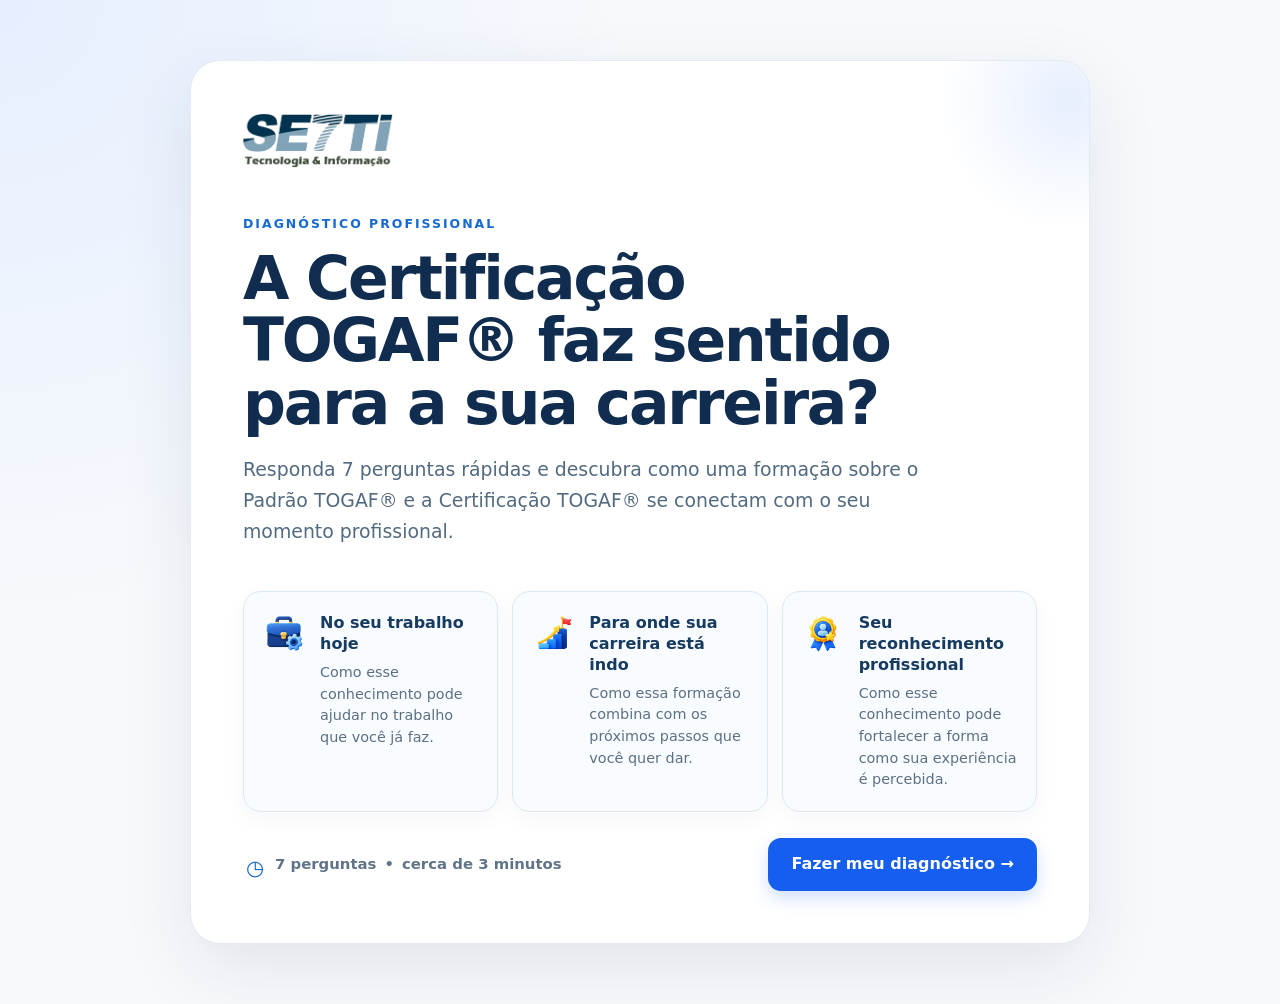
<file: index.html>
<!doctype html>
<html lang="pt-BR">
<head>
  <meta charset="utf-8">
  <meta name="viewport" content="width=device-width,initial-scale=1">
  <meta name="api-base-url" content="https://uxxlidvrbyyrolwnvplr.supabase.co/functions/v1">
  <title>Diagnóstico TOGAF® | SE7Ti</title>
  <link rel="stylesheet" href="css/styles.css">
</head>
<body>
  <main class="shell">
    <section id="intro" class="panel screen intro-screen">
      <header class="intro-header">
        <img class="brand-logo" src="assets/email/logo-se7ti.png" alt="SE7Ti" width="319" height="150">
        <p class="eyebrow">Diagnóstico profissional</p>
        <h1>A Certificação TOGAF® faz sentido para a sua carreira?</h1>
        <p class="lead">Responda 7 perguntas rápidas e descubra como uma formação sobre o Padrão TOGAF® e a Certificação TOGAF® se conectam com o seu momento profissional.</p>
      </header>

      <div class="dimensions" aria-label="Aspectos analisados pelo diagnóstico">
        <article class="dimension-card">
          <img class="dimension-icon" src="assets/email/icone-trabalho.png" alt="" width="64" height="64">
          <div><h2>No seu trabalho hoje</h2><p>Como esse conhecimento pode ajudar no trabalho que você já faz.</p></div>
        </article>
        <article class="dimension-card">
          <img class="dimension-icon" src="assets/email/icone-carreira.png" alt="" width="64" height="64">
          <div><h2>Para onde sua carreira está indo</h2><p>Como essa formação combina com os próximos passos que você quer dar.</p></div>
        </article>
        <article class="dimension-card">
          <img class="dimension-icon" src="assets/email/icone-reconhecimento.png" alt="" width="64" height="64">
          <div><h2>Seu reconhecimento profissional</h2><p>Como esse conhecimento pode fortalecer a forma como sua experiência é percebida.</p></div>
        </article>
      </div>

      <div class="intro-footer">
        <p class="meta"><span class="meta-icon" aria-hidden="true">◷</span> 7 perguntas <span aria-hidden="true">•</span> cerca de 3 minutos</p>
        <button id="start" class="primary intro-cta">Fazer meu diagnóstico →</button>
      </div>
    </section>

    <section id="question" class="panel screen question-screen" hidden>
      <img class="question-logo" src="assets/email/logo-se7ti.png" alt="SE7Ti" width="319" height="150">
      <header class="progress-header"><p id="counter" class="eyebrow"></p><progress id="progress" max="7" aria-label="Progresso do diagnóstico"></progress></header>
      <form id="question-form">
        <fieldset><legend id="question-text"></legend><div id="answers" class="answers"></div></fieldset>
        <p id="question-error" class="message error" aria-live="polite"></p>
        <div class="actions question-actions"><button type="button" id="back" class="secondary">← Voltar</button><button class="primary">Continuar →</button></div>
      </form>
    </section>

    <section id="email" class="panel screen email-screen" hidden>
      <img class="email-logo" src="assets/email/logo-se7ti.png" alt="SE7Ti" width="319" height="150">
      <header class="email-header">
        <p class="eyebrow">Quase lá</p>
        <h1>Suas respostas mostram como a Certificação TOGAF® se encaixa no seu momento profissional.</h1>
        <p class="lead">Informe seu e-mail para receber a sua análise.</p>
      </header>

      <p class="email-aspects-intro">Ela considera três aspectos do seu momento profissional:</p>
      <div class="delivery-dimensions" role="list" aria-label="Aspectos considerados na análise">
        <article role="listitem">
          <img src="assets/email/icone-trabalho.png" alt="" width="52" height="52">
          <h2>No seu trabalho hoje</h2>
        </article>
        <article role="listitem">
          <img src="assets/email/icone-carreira.png" alt="" width="52" height="52">
          <h2>Para onde sua carreira está indo</h2>
        </article>
        <article role="listitem">
          <img src="assets/email/icone-reconhecimento.png" alt="" width="52" height="52">
          <h2>Seu reconhecimento profissional</h2>
        </article>
      </div>

      <form id="email-form" class="email-form">
        <label for="email-input">E-mail</label>
        <input id="email-input" name="email" type="email" maxlength="254" required autocomplete="email" placeholder="seuemail@empresa.com.br">
        <p class="hint">Seu resultado será enviado para este endereço. Confira se o e-mail foi digitado corretamente.</p>
        <p id="email-error" class="message error" aria-live="polite"></p>
        <div class="actions"><button type="button" id="email-back" class="secondary">Voltar</button><button class="primary">Receber meu diagnóstico →</button></div>
      </form>
    </section>

    <section id="processing" class="panel screen centered" hidden aria-live="polite"><div class="spinner" aria-hidden="true"></div><h1>Fazendo as contas...</h1><p>Estamos juntando as peças das suas respostas.</p></section>
    <section id="failure" class="panel screen centered" hidden><h1>Ops, alguma coisa não deu certo.</h1><p>Suas respostas continuam aqui. Tente enviar novamente.</p><button id="retry" class="primary">Tentar novamente</button></section>

    <section id="success" class="panel screen" hidden>
      <h1>Foi! ✉️</h1><p>Enviamos seu diagnóstico para:</p><p><a id="sent-email" class="sent-email"></a></p>
      <p>Lá você vai encontrar seu resultado nas três dimensões:</p><ul><li>Aplicação na atuação atual</li><li>Evolução de carreira</li><li>Reconhecimento profissional</li></ul>
      <p>Não encontrou? Vale dar uma olhadinha também no spam ou na pasta de promoções.</p>
      <div class="actions stacked"><button id="change-email" class="secondary">Corrigir meu e-mail</button><button id="send-again" class="primary">Reenviar diagnóstico</button></div>
      <form id="change-form" class="change-form" hidden><label for="new-email">E-mail correto</label><input id="new-email" type="email" maxlength="254" required autocomplete="email"><button class="primary">Salvar e reenviar</button></form>
      <p id="action-message" class="message" aria-live="polite"></p>
    </section>
  </main>
  <script type="module" src="js/app.js"></script>
</body>
</html>
</file>
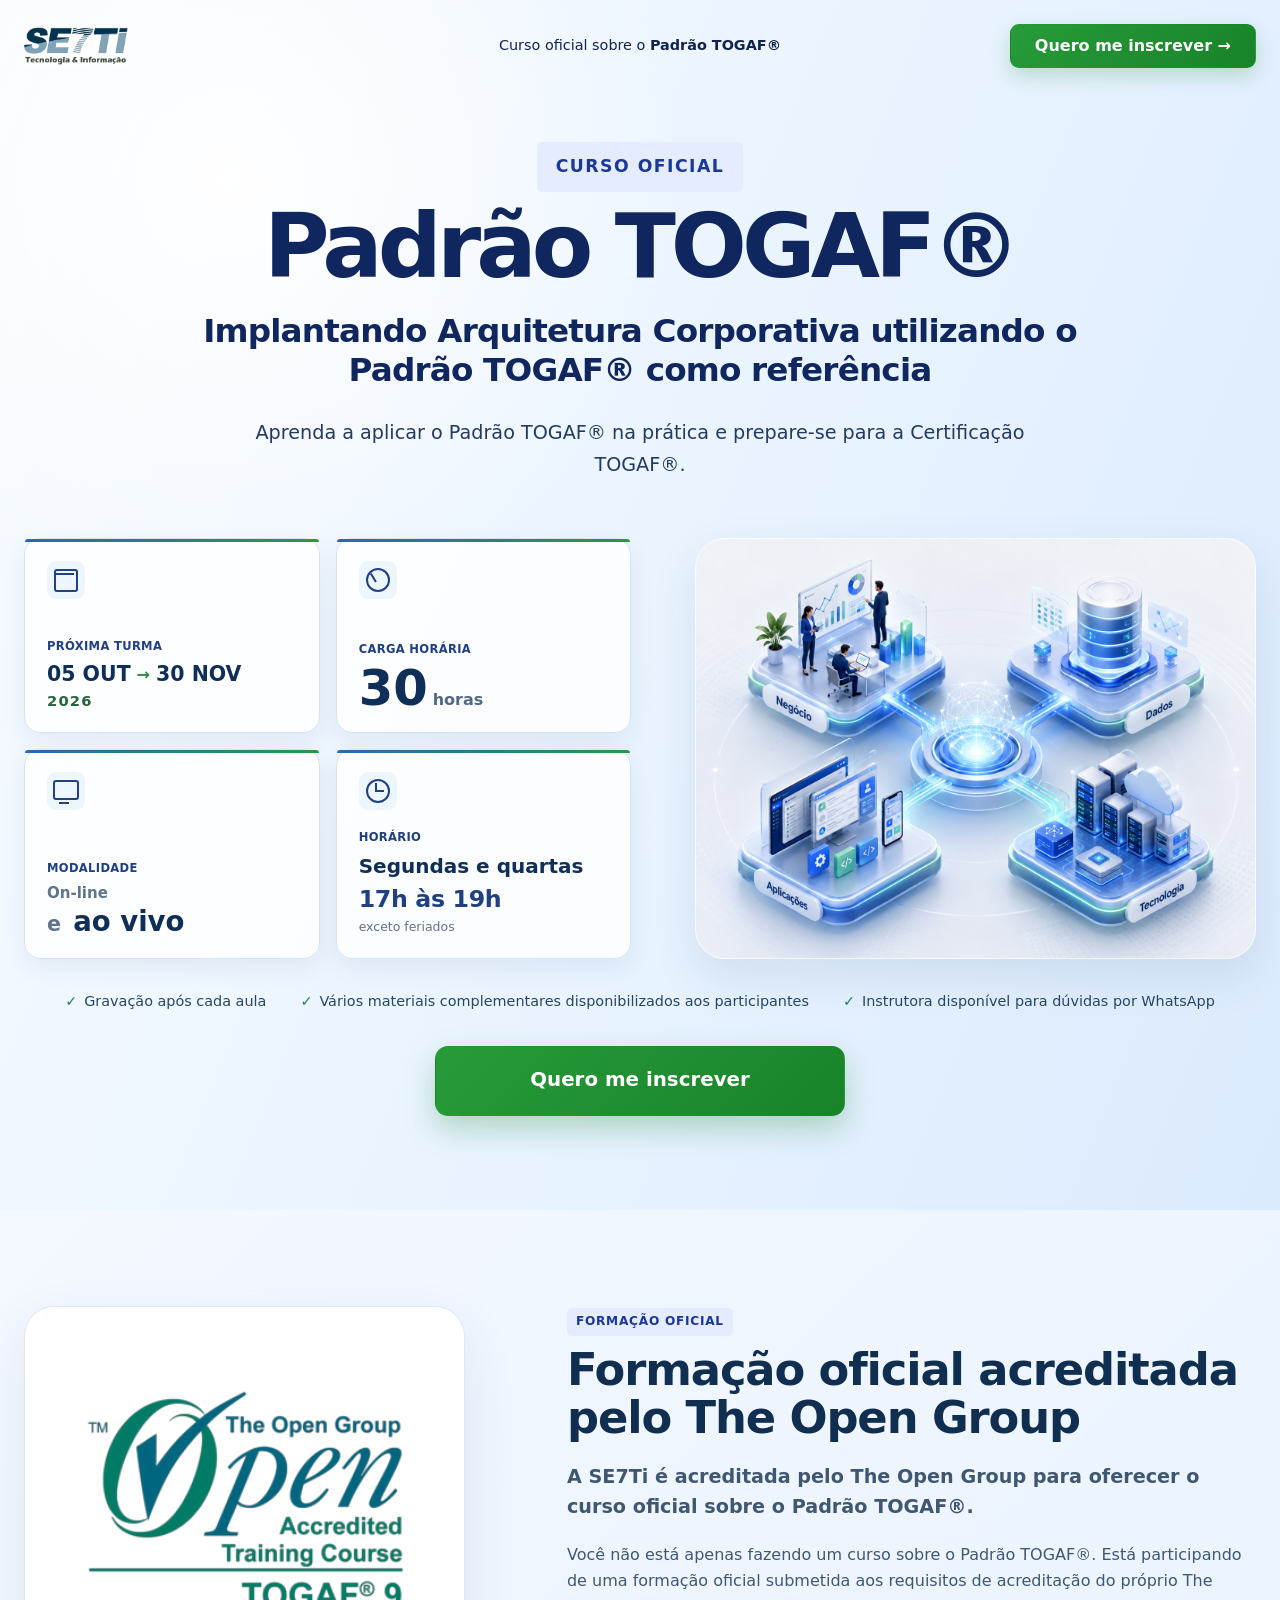
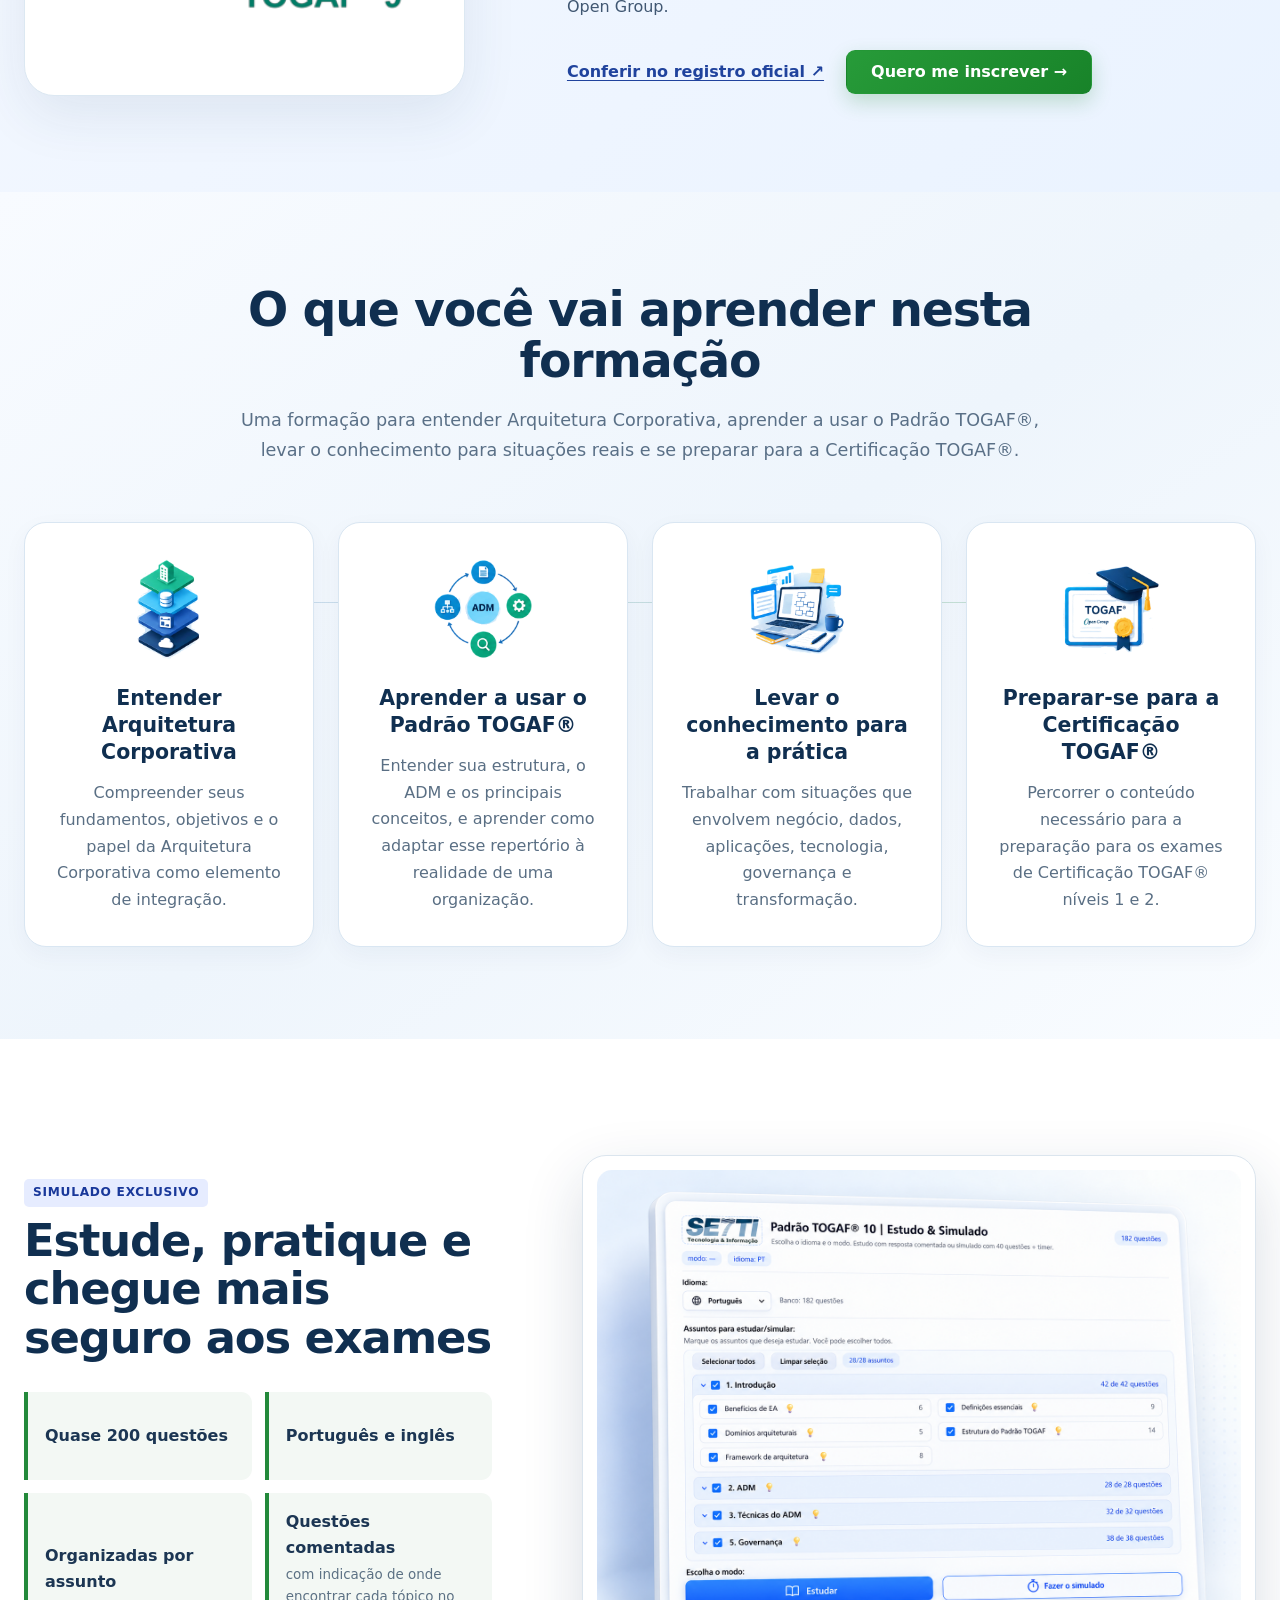
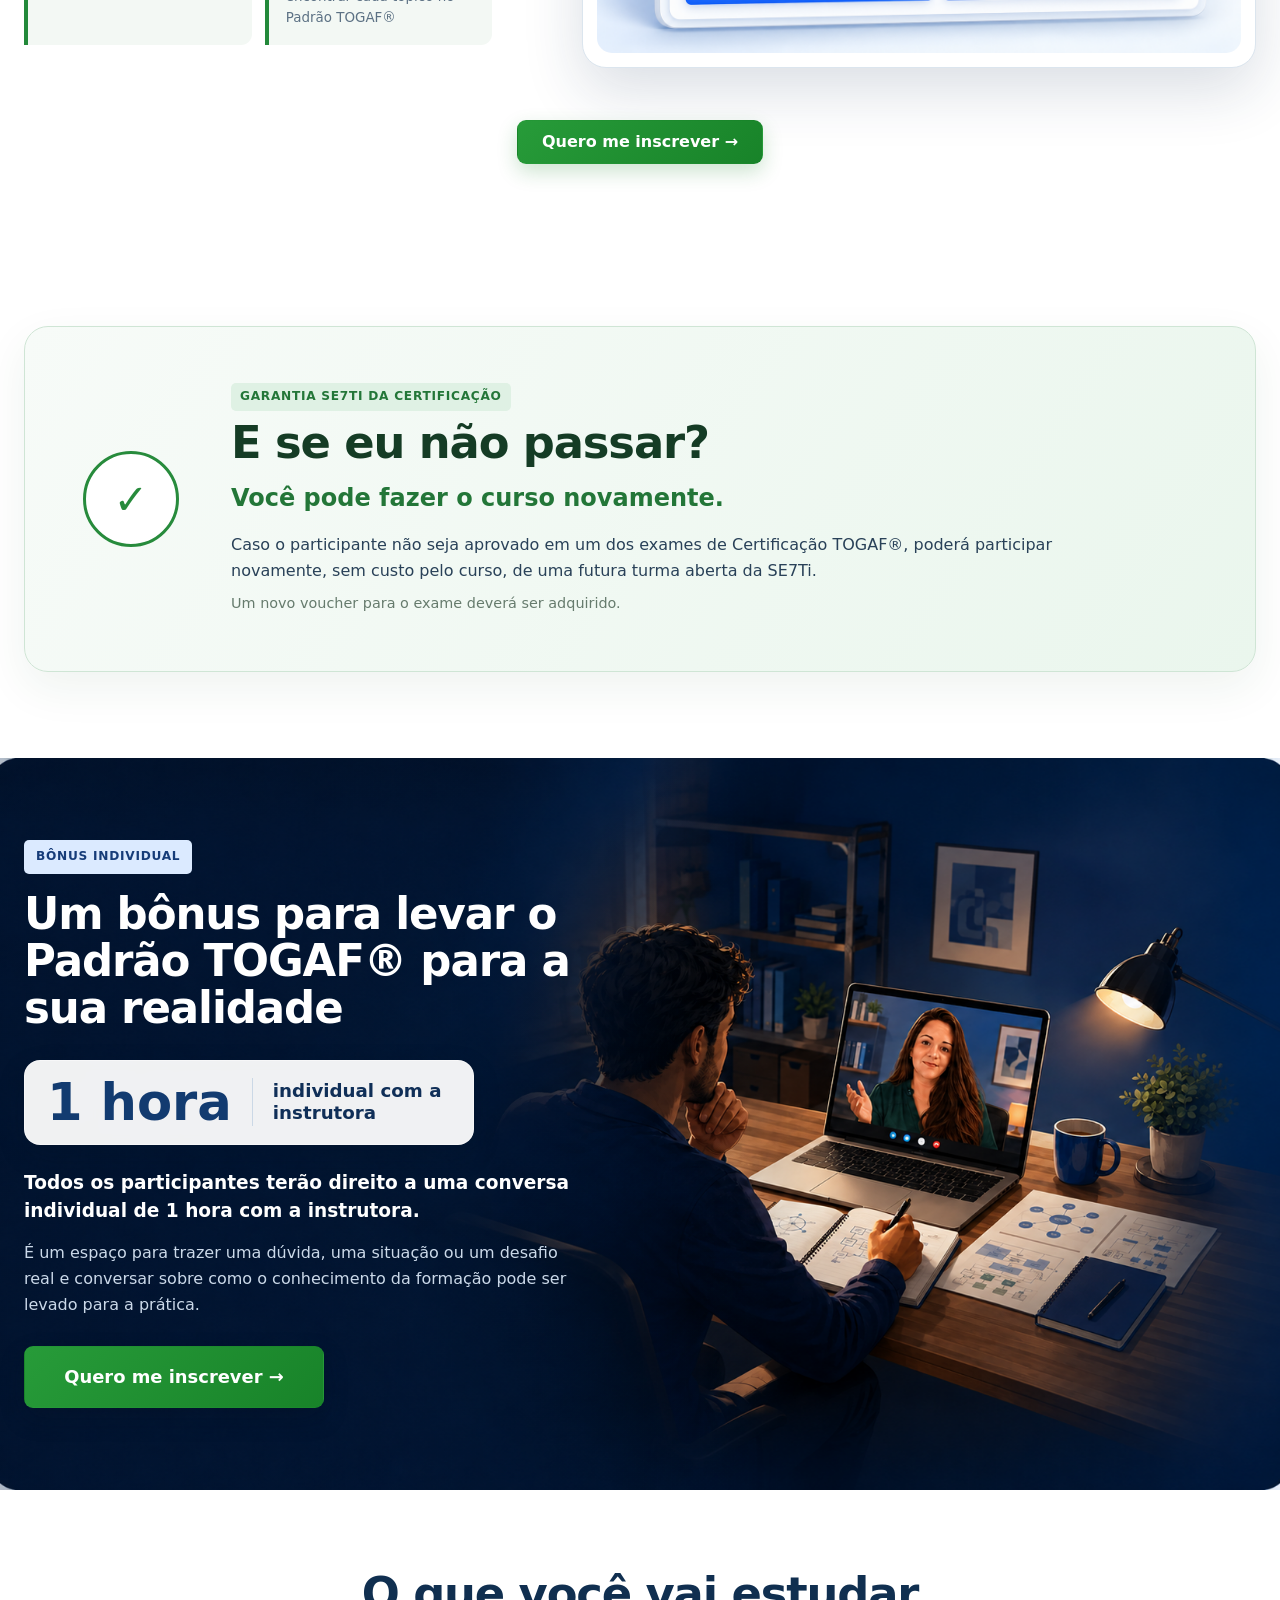
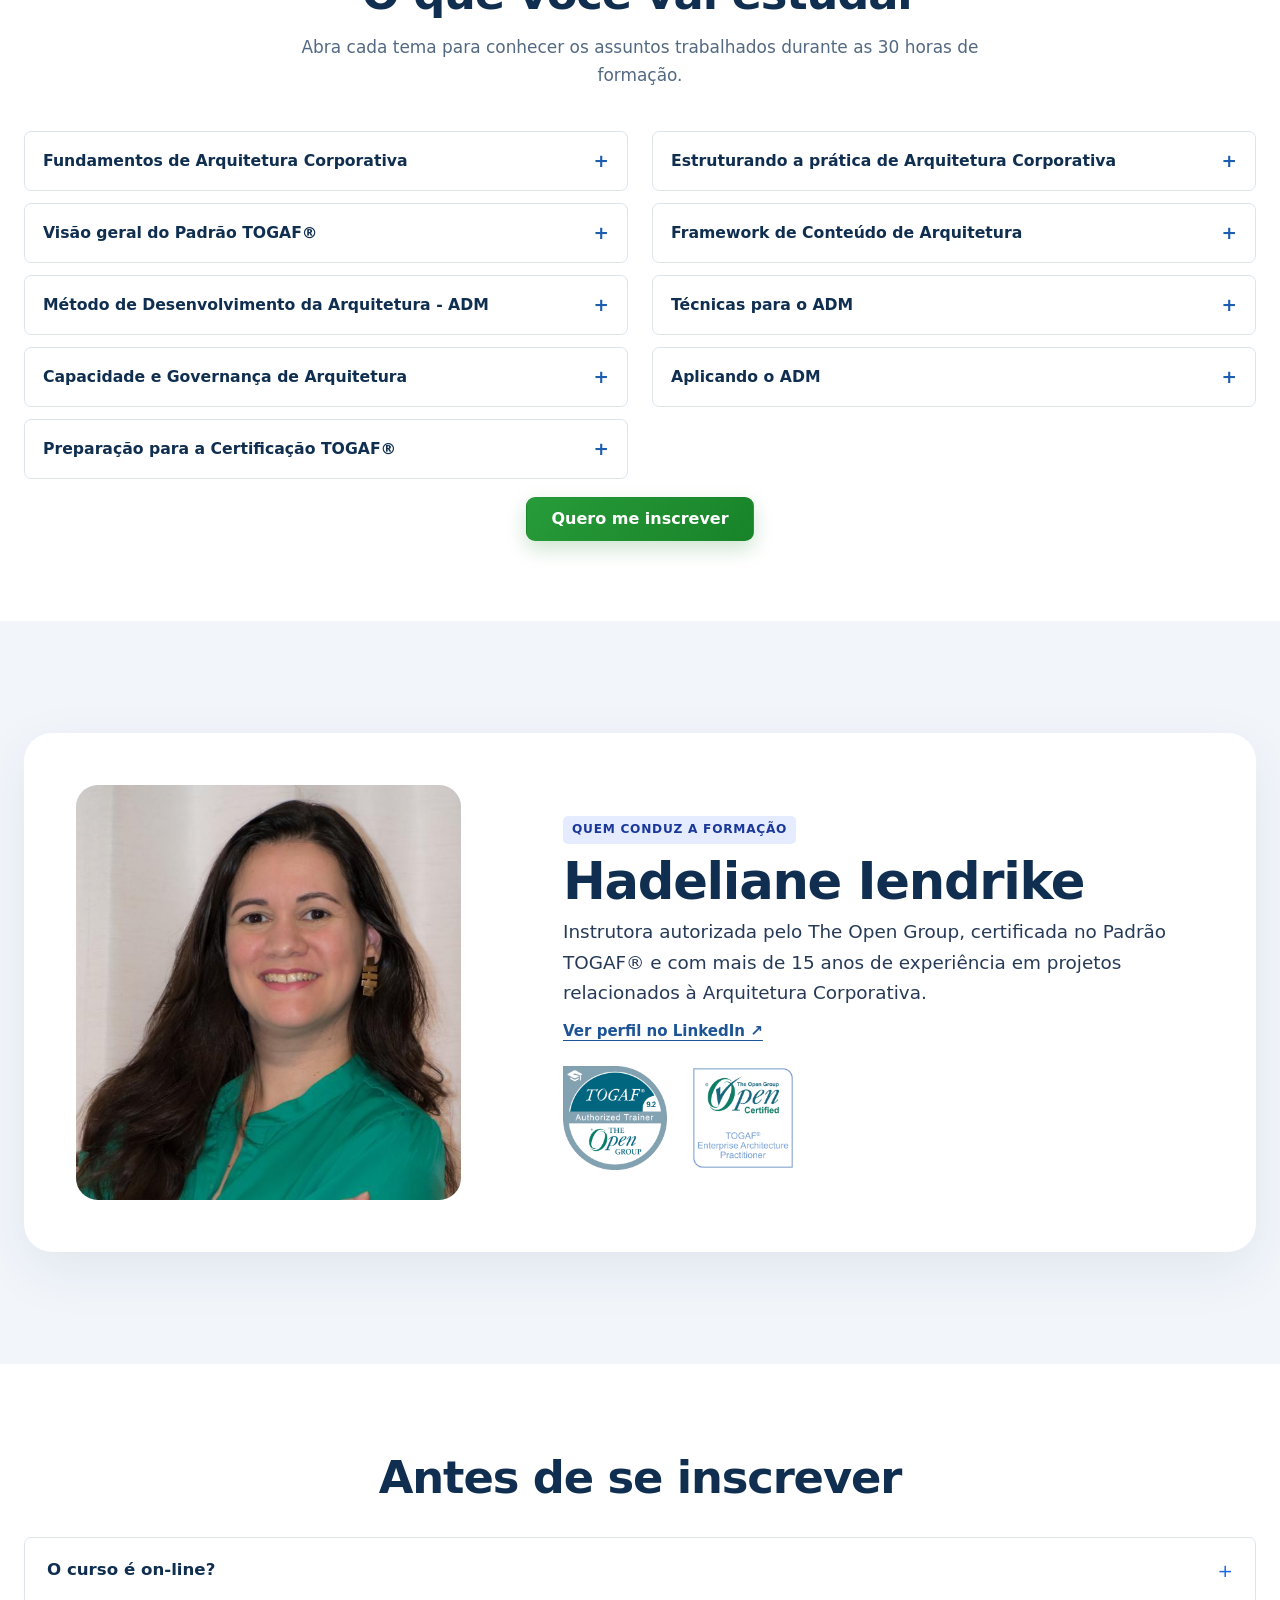
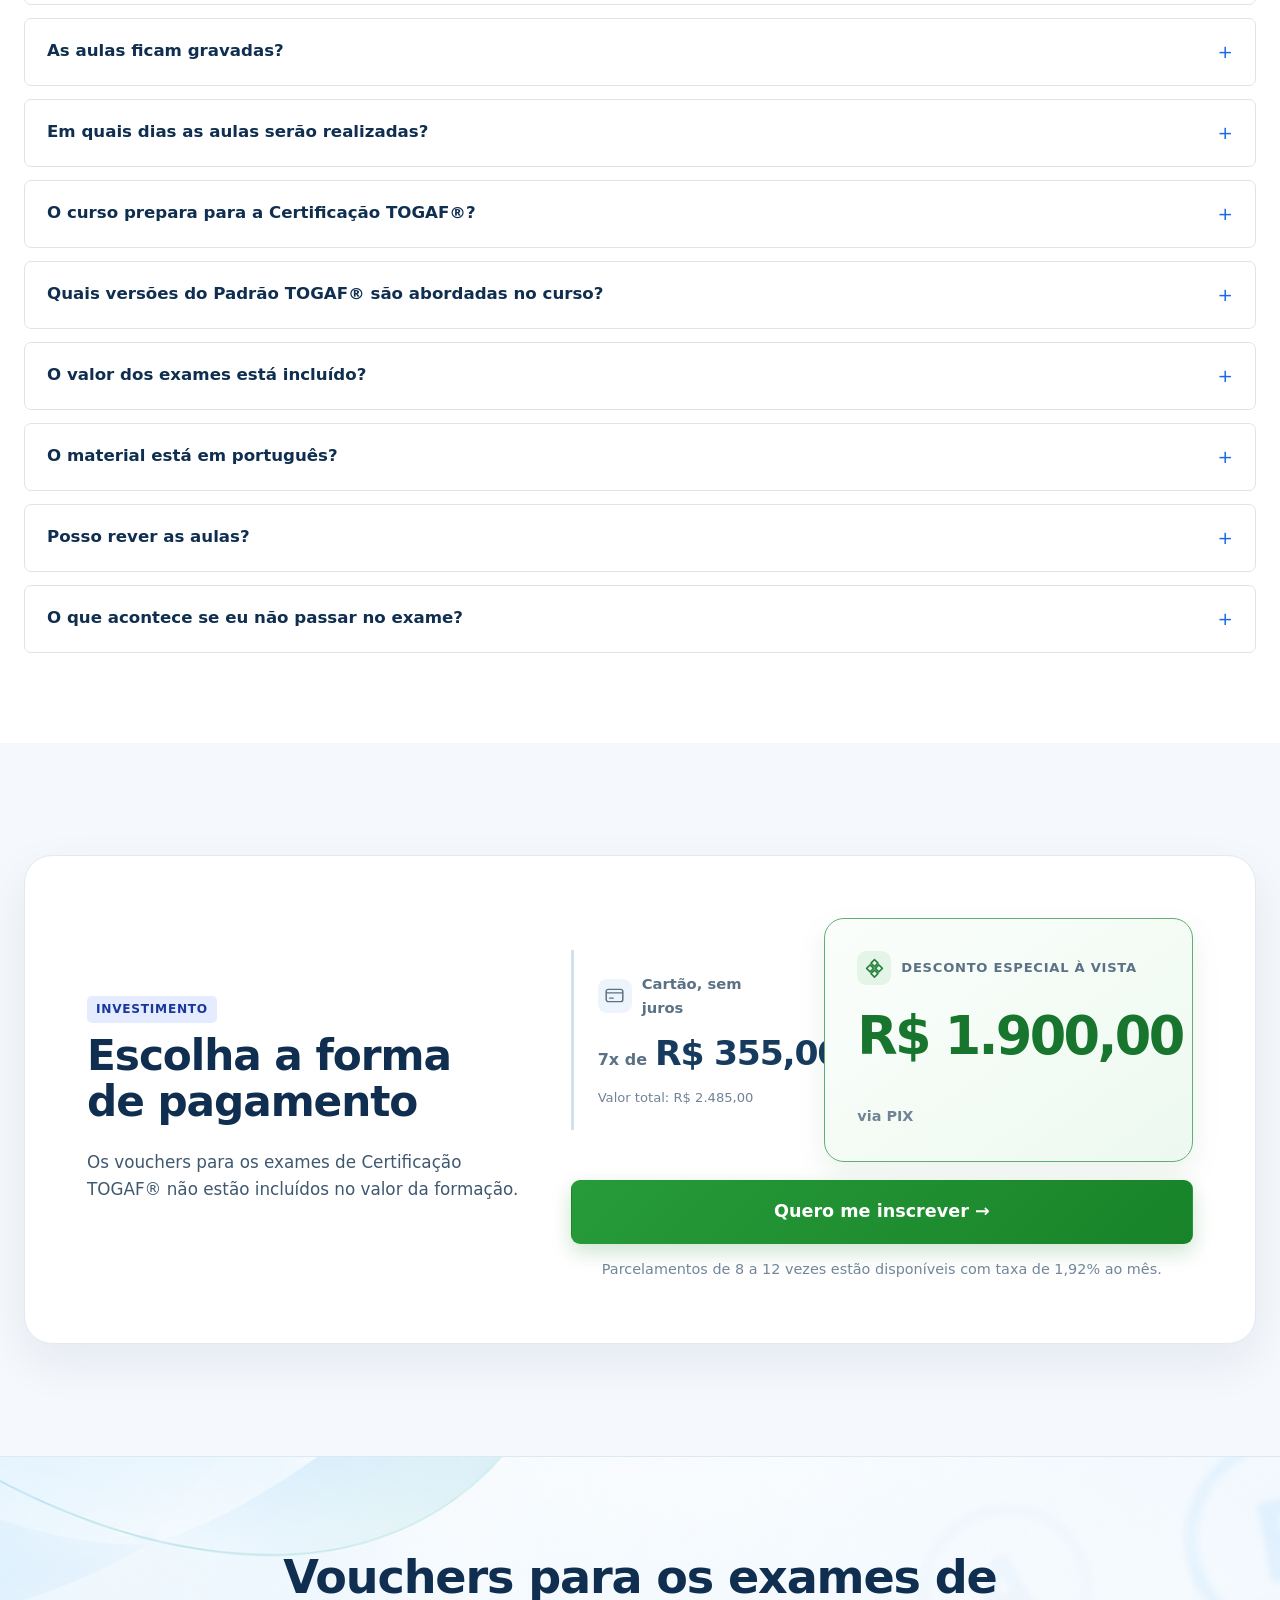
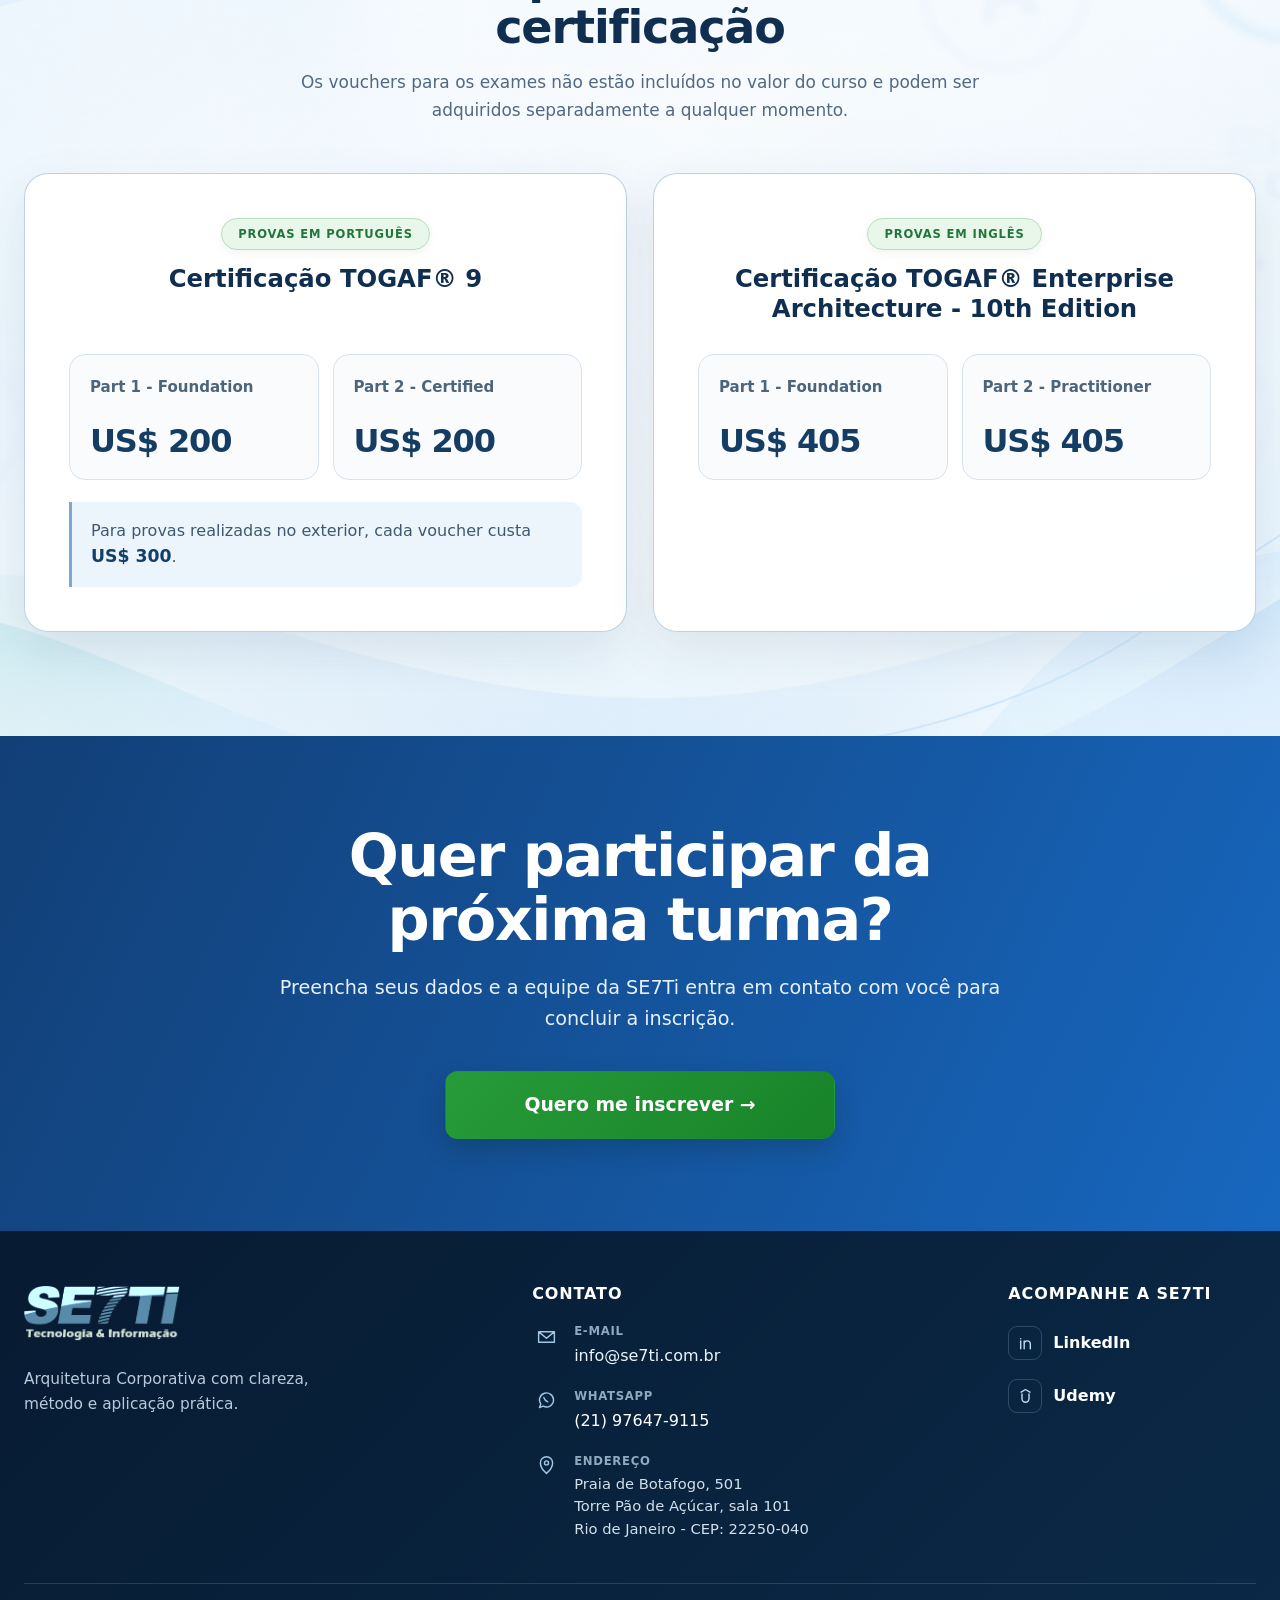
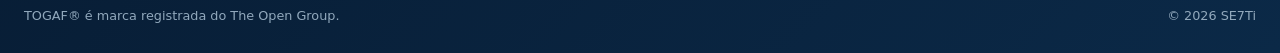
<file: folder-curso-togaf/index.html>
<!doctype html>
<html lang="pt-BR">
<head>
  <meta charset="utf-8">
  <meta name="viewport" content="width=device-width,initial-scale=1">
  <title>Curso Oficial sobre o Padrão TOGAF® | SE7Ti</title>
  <meta name="description" content="Formação oficial e acreditada sobre o Padrão TOGAF®: 30 horas de aulas on-line e ao vivo, aplicação prática e preparação para certificação.">
  <meta property="og:type" content="website">
  <meta property="og:title" content="Curso Oficial sobre o Padrão TOGAF® | SE7Ti">
  <meta property="og:description" content="Aprenda a aplicar o Padrão TOGAF® na prática e prepare-se para a Certificação TOGAF®.">
  <meta property="og:url" content="https://diagnostico.se7ti.com.br/folder-curso-togaf">
  <meta property="og:image" content="https://diagnostico.se7ti.com.br/assets/email/logo-se7ti.png">
  <link rel="stylesheet" href="../css/course.css">
</head>
<body class="course-page">
  <a class="skip-link" href="#conteudo-principal">Ir para o conteúdo</a>
  <header class="site-header course-site-header">
    <div class="container header-inner">
      <a class="brand" href="https://www.se7ti.com.br/" aria-label="SE7Ti - site principal">
        <img src="../assets/email/logo-se7ti.png" width="319" height="150" alt="SE7Ti">
      </a>
      <p class="header-course-name">Curso oficial sobre o <strong>Padrão TOGAF®</strong></p>
      <a class="button primary header-cta" href="../inscricao-curso-togaf/">Quero me inscrever →</a>
    </div>
  </header>

  <main id="conteudo-principal">
    <section class="hero section">
      <div class="container hero-shell">
        <div class="hero-intro">
          <p class="eyebrow">Curso oficial</p>
          <h1><span class="hero-title">Padrão TOGAF®</span><span class="hero-subtitle">Implantando Arquitetura Corporativa utilizando o Padrão TOGAF® como referência</span></h1>
          <p class="hero-lead">Aprenda a aplicar o Padrão TOGAF® na prática e prepare-se para a Certificação TOGAF®.</p>
        </div>
        <div class="hero-main">
          <div class="hero-facts" aria-label="Informações da próxima turma">
            <article class="hero-fact hero-fact-date" aria-label="Próxima turma: 05 de outubro a 30 de novembro de 2026"><span class="hero-fact-icon icon-calendar" aria-hidden="true"></span><div><span class="hero-fact-label">Próxima turma</span><strong class="hero-date" aria-hidden="true"><b>05 OUT</b><i>→</i><b>30 NOV</b></strong><span class="visually-hidden">05 de outubro a 30 de novembro</span><small class="hero-year">2026</small></div></article>
            <article class="hero-fact hero-fact-hours"><span class="hero-fact-icon icon-duration" aria-hidden="true"></span><div><span class="hero-fact-label">Carga horária</span><strong class="hero-hours"><b>30</b><small>horas</small></strong></div></article>
            <article class="hero-fact hero-fact-format"><span class="hero-fact-icon icon-online" aria-hidden="true"></span><div><span class="hero-fact-label">Modalidade</span><strong class="hero-format"><small>On-line</small><b><span>e</span> ao vivo</b></strong></div></article>
            <article class="hero-fact hero-fact-time"><span class="hero-fact-icon icon-clock" aria-hidden="true"></span><div><span class="hero-fact-label">Horário</span><strong class="hero-weekdays">Segundas e quartas</strong><span class="hero-time">17h às 19h</span><small>exceto feriados</small></div></article>
          </div>
          <figure class="hero-media"><img src="../assets/course/arquitetura-corporativa.png" width="1450" height="1086" alt="Representação integrada dos domínios de negócio, dados, aplicações e tecnologia da Arquitetura Corporativa"></figure>
        </div>
        <ul class="hero-extras" aria-label="O que está incluído"><li>Gravação após cada aula</li><li>Vários materiais complementares disponibilizados aos participantes</li><li>Instrutora disponível para dúvidas por WhatsApp</li></ul>
        <div class="hero-actions"><a class="button primary" href="../inscricao-curso-togaf/">Quero me inscrever</a></div>
      </div>
    </section>

    <section class="section accreditation-section" aria-labelledby="accreditation-title">
      <div class="container accreditation-feature">
        <div class="accreditation-badge"><img src="../assets/course/togaf-accreditation-badge.png" width="300" height="211" alt="The Open Group - TOGAF 9 Accredited Training Course"></div>
        <div class="accreditation-copy">
          <p class="eyebrow">Formação oficial</p>
          <h2 id="accreditation-title">Formação oficial acreditada pelo The Open Group</h2>
          <p class="large-copy">A SE7Ti é acreditada pelo The Open Group para oferecer o curso oficial sobre o Padrão TOGAF®.</p>
          <p>Você não está apenas fazendo um curso sobre o Padrão TOGAF®. Está participando de uma formação oficial submetida aos requisitos de acreditação do próprio The Open Group.</p>
          <div class="button-row"><a class="text-link" href="https://training.opengroup.org/atc-register/togaf/v9/" target="_blank" rel="noopener">Conferir no registro oficial ↗</a><a class="button primary" href="../inscricao-curso-togaf/">Quero me inscrever →</a></div>
        </div>
      </div>
    </section>

    <section id="formacao" class="section" aria-labelledby="outcomes-title">
      <div class="container">
        <div class="section-heading outcome-heading">
          <h2 id="outcomes-title">O que você vai aprender nesta formação</h2>
          <p>Uma formação para entender Arquitetura Corporativa, aprender a usar o Padrão TOGAF®, levar o conhecimento para situações reais e se preparar para a Certificação TOGAF®.</p>
        </div>
        <div class="outcome-grid">
          <article class="feature-card"><span class="outcome-illustration" aria-hidden="true"><img src="../assets/course/icons/icon-arquitetura-corporativa.png" alt=""></span><h3>Entender Arquitetura Corporativa</h3><p>Compreender seus fundamentos, objetivos e o papel da Arquitetura Corporativa como elemento de integração.</p></article>
          <article class="feature-card"><span class="outcome-illustration" aria-hidden="true"><img src="../assets/course/icons/icon-padrao-togaf.png" alt=""></span><h3>Aprender a usar o Padrão TOGAF®</h3><p>Entender sua estrutura, o ADM e os principais conceitos, e aprender como adaptar esse repertório à realidade de uma organização.</p></article>
          <article class="feature-card"><span class="outcome-illustration" aria-hidden="true"><img src="../assets/course/icons/icon-pratica.png" alt=""></span><h3>Levar o conhecimento para a prática</h3><p>Trabalhar com situações que envolvem negócio, dados, aplicações, tecnologia, governança e transformação.</p></article>
          <article class="feature-card"><span class="outcome-illustration" aria-hidden="true"><img src="../assets/course/icons/icon-certificacao.png" alt=""></span><h3>Preparar-se para a Certificação TOGAF®</h3><p>Percorrer o conteúdo necessário para a preparação para os exames de Certificação TOGAF® níveis 1 e 2.</p></article>
        </div>
      </div>
    </section>

    <section class="section simulator-section" aria-labelledby="simulator-title">
      <div class="container simulator-feature">
        <div class="simulator-copy">
          <p class="eyebrow">Simulado exclusivo</p>
          <h2 id="simulator-title">Estude, pratique e chegue mais seguro aos exames</h2>
          <ul class="simulator-facts"><li><strong>Quase 200 questões</strong></li><li><strong>Português e inglês</strong></li><li><strong>Organizadas por assunto</strong></li><li><strong>Questões comentadas</strong><span>com indicação de onde encontrar cada tópico no Padrão TOGAF®</span></li></ul>
        </div>
        <div class="simulator-media"><img src="../assets/course/simulado-togaf.png" width="1685" height="1420" alt="Captura real do simulado exclusivo da SE7Ti com questões organizadas por assunto"></div>
      </div>
      <div class="centered-action"><a class="button primary" href="../inscricao-curso-togaf/">Quero me inscrever →</a></div>
    </section>

    <section class="section guarantee-section" aria-labelledby="guarantee-title">
      <div class="container guarantee-card">
        <div class="guarantee-mark" aria-hidden="true">✓</div>
        <div><p class="eyebrow">Garantia SE7Ti da Certificação</p><h2 id="guarantee-title">E se eu não passar?</h2><h3>Você pode fazer o curso novamente.</h3><p>Caso o participante não seja aprovado em um dos exames de Certificação TOGAF®, poderá participar novamente, sem custo pelo curso, de uma futura turma aberta da SE7Ti.</p><p class="fine-print">Um novo voucher para o exame deverá ser adquirido.</p></div>
      </div>
    </section>

    <section class="section bonus-section" aria-labelledby="bonus-title">
      <div class="container">
        <div class="bonus-panel">
          <img class="bonus-background" src="../assets/course/sessao-individual-1h.png" alt="" aria-hidden="true">
          <div class="bonus-content">
          <p class="eyebrow">Bônus individual</p>
          <h2 id="bonus-title">Um bônus para levar o Padrão TOGAF® para a sua realidade</h2>
          <p class="bonus-duration"><strong>1 hora</strong><span>individual com a instrutora</span></p>
          <p class="large-copy">Todos os participantes terão direito a uma conversa individual de 1 hora com a instrutora.</p>
          <p class="bonus-detail">É um espaço para trazer uma dúvida, uma situação ou um desafio real e conversar sobre como o conhecimento da formação pode ser levado para a prática.</p>
          <a class="button primary" href="../inscricao-curso-togaf/">Quero me inscrever →</a>
          </div>
        </div>
      </div>
    </section>

    <section id="conteudo" class="section soft-section curriculum-section" aria-labelledby="curriculum-title">
      <div class="container">
        <div class="section-heading">
          <p class="eyebrow">Conteúdo da formação</p>
          <h2 id="curriculum-title">O que você vai estudar</h2>
          <p>Abra cada tema para conhecer os assuntos trabalhados durante as 30 horas de formação.</p>
        </div>
        <div class="accordion-list curriculum-columns">
          <div class="curriculum-column">
            <details class="curriculum-item curriculum-item-1"><summary>Fundamentos de Arquitetura Corporativa</summary><ul><li>Conceito de Arquitetura e de Arquitetura Corporativa</li><li>Arquitetura Corporativa como elemento integrador</li><li>Quatro domínios arquiteturais</li><li>Quando e como usar Arquitetura Corporativa</li><li>Benefícios e alinhamento com a estratégia</li></ul></details>
            <details class="curriculum-item curriculum-item-3"><summary>Visão geral do Padrão TOGAF®</summary><ul><li>The Open Group e histórico do TOGAF®</li><li>Estrutura e componentes do padrão</li><li>Visão geral do Método de Desenvolvimento da Arquitetura</li><li>Quatro propósitos para uso do ADM</li></ul></details>
            <details class="curriculum-item curriculum-item-5"><summary>Método de Desenvolvimento da Arquitetura - ADM</summary><ul><li>Fase Preliminar</li><li>Fase A - Visão da Arquitetura</li><li>Fase B - Arquitetura de Negócio</li><li>Fase C - Arquitetura de Sistemas de Informação</li><li>Fase D - Arquitetura de Tecnologia</li><li>Fase E - Oportunidades e Soluções</li><li>Fase F - Plano de Migração</li><li>Fase G - Governança da Implementação</li><li>Fase H - Gerenciamento da Mudança da Arquitetura</li><li>Gerenciamento de Requisitos</li><li>Resumo do ADM</li></ul></details>
            <details class="curriculum-item curriculum-item-7"><summary>Capacidade e Governança de Arquitetura</summary><ul><li>Estabelecimento da Capacidade de Arquitetura</li><li>Governança de Arquitetura</li><li>Comitê de Arquitetura</li><li>Contratos de Arquitetura</li><li>Avaliação de Conformidade</li><li>Modelo de maturidade</li></ul></details>
            <details class="curriculum-item curriculum-item-9"><summary>Preparação para a Certificação TOGAF®</summary><ul><li>Estrutura dos exames de certificação</li><li>Como utilizar o material para estudar</li><li>Prática com questões e simulado</li></ul></details>
          </div>
          <div class="curriculum-column">
            <details class="curriculum-item curriculum-item-2"><summary>Estruturando a prática de Arquitetura Corporativa</summary><ul><li>Metamodelo e notação</li><li>Ferramentas, método e pessoas</li><li>Uso de frameworks</li><li>Framework de Habilidades para Arquitetura</li><li>Framework de Zachman e níveis arquiteturais de abstração</li></ul></details>
            <details class="curriculum-item curriculum-item-4"><summary>Framework de Conteúdo de Arquitetura</summary><ul><li>Entregáveis, artefatos e blocos de construção</li><li>Repositório de Arquitetura</li><li>Estrutura e conceitos do metamodelo</li><li>Pontos de vista e visões</li><li>Continuum Corporativo</li></ul></details>
            <details class="curriculum-item curriculum-item-6"><summary>Técnicas para o ADM</summary><ul><li>Iterações e particionamento da Arquitetura</li><li>Princípios Arquiteturais</li><li>Gerenciamento de Partes Interessadas</li><li>Análise de Diferenças</li><li>Técnicas de Planejamento da Migração</li><li>Interoperabilidade</li><li>Avaliação de Prontidão para a Transformação do Negócio</li><li>Gerenciamento de Riscos</li><li>Alternativas Arquiteturais e trade-offs</li></ul></details>
            <details class="curriculum-item curriculum-item-8"><summary>Aplicando o ADM</summary><ul><li>Arquitetura de Segurança</li><li>Empresa Digital</li><li>Arquitetura e desenvolvimento ágil</li></ul></details>
          </div>
        </div>
        <div class="centered-action"><a class="button primary" href="../inscricao-curso-togaf/">Quero me inscrever</a></div>
      </div>
    </section>

    <section class="section instructor-section" aria-labelledby="instructor-title">
      <div class="container instructor-grid instructor-card">
        <div class="instructor-photo"><img src="../assets/course/instrutora-hadeliane.jpg" width="621" height="650" alt="Hadeliane Iendrike, instrutora da formação"></div>
        <div>
          <p class="eyebrow">Quem conduz a formação</p>
          <h2 id="instructor-title">Hadeliane Iendrike</h2>
          <p class="large-copy">Instrutora autorizada pelo The Open Group, certificada no Padrão TOGAF® e com mais de 15 anos de experiência em projetos relacionados à Arquitetura Corporativa.</p>
          <a class="instructor-profile-link" href="https://www.linkedin.com/in/hadeliane/" target="_blank" rel="noopener noreferrer">Ver perfil no LinkedIn ↗</a>
          <div class="credential-row" aria-label="Credenciais da instrutora">
            <img src="../assets/course/togaf-authorized-trainer-badge.png" width="324" height="324" alt="The Open Group - TOGAF 9.2 Authorized Trainer">
            <a class="credential-link" href="https://bit.ly/opengroup-cert" target="_blank" rel="noopener noreferrer" aria-label="Ver certificação TOGAF® de Hadeliane Iendrike"><img src="../assets/course/togaf-certified-practitioner-badge.png" width="324" height="324" alt="The Open Group Certified - TOGAF Enterprise Architecture Practitioner"></a>
          </div>
        </div>
      </div>
    </section>

    <section class="section faq-section" aria-labelledby="faq-title">
      <div class="container narrow">
        <div class="section-heading"><p class="eyebrow">Perguntas frequentes</p><h2 id="faq-title">Antes de se inscrever</h2></div>
        <div class="accordion-list faq-list">
          <details><summary>O curso é on-line?</summary><p>Sim. As aulas são on-line e ao vivo.</p></details>
          <details><summary>As aulas ficam gravadas?</summary><p>Sim. A gravação é disponibilizada após cada aula.</p></details>
          <details><summary>Em quais dias as aulas serão realizadas?</summary><div class="faq-answer"><p>As aulas desta turma serão realizadas às segundas e quartas-feiras, exceto feriados, nas seguintes datas:</p><p><strong>Outubro:</strong><br>05, 07, 14, 19, 21, 26 e 28</p><p><strong>Novembro:</strong><br>04, 09, 11, 16, 18, 23, 25 e 30</p></div></details>
          <details><summary>O curso prepara para a Certificação TOGAF®?</summary><p>Sim. A formação contempla o conteúdo necessário para a preparação para os exames previstos no programa do curso.</p></details>
          <details><summary>Quais versões do Padrão TOGAF® são abordadas no curso?</summary><p>O conteúdo do curso contempla os conceitos das versões 9 e 10 do Padrão TOGAF®. O rodapé dos slides indica se cada conteúdo corresponde ao TOGAF® 9, ao TOGAF® 10 ou a ambas as versões.</p></details>
          <details><summary>O valor dos exames está incluído?</summary><p>Não. Os vouchers dos exames são adquiridos separadamente.</p></details>
          <details><summary>O material está em português?</summary><p>Sim. O material produzido pela SE7Ti é disponibilizado em português.</p></details>
          <details><summary>Posso rever as aulas?</summary><p>Sim. A gravação é disponibilizada após cada aula. As orientações de acesso são compartilhadas com os participantes.</p></details>
          <details><summary>O que acontece se eu não passar no exame?</summary><p>Você poderá participar novamente, sem custo pelo curso, de uma futura turma aberta da SE7Ti. Um novo voucher para o exame deverá ser adquirido.</p></details>
        </div>
      </div>
    </section>

    <section id="investimento" class="section pricing-section" aria-labelledby="pricing-title">
      <div class="container pricing-card">
        <div class="pricing-copy">
          <p class="eyebrow">Investimento</p>
          <h2 id="pricing-title">Escolha a forma de pagamento</h2>
          <p class="pricing-description">Os vouchers para os exames de Certificação TOGAF® não estão incluídos no valor da formação.</p>
        </div>
        <div class="price-options">
          <div class="payment-card payment-card-installments">
            <div class="payment-card-label"><span class="payment-icon" aria-hidden="true"><svg viewBox="0 0 24 24" focusable="false"><rect x="2.5" y="5" width="19" height="14" rx="2.5"></rect><path d="M3 9h18M6.5 15h4"></path></svg></span><span>Cartão, sem juros</span></div>
            <p class="price-value installment-price"><span>7x de</span><strong>R$ 355,00</strong></p>
            <small>Valor total: R$ 2.485,00</small>
          </div>
          <div class="payment-card featured-price">
            <div class="payment-card-label"><span class="payment-icon" aria-hidden="true"><svg viewBox="0 0 24 24" focusable="false"><path d="m12 3 4 4-4 4-4-4 4-4Zm-5 6 4 4-4 4-4-4 4-4Zm10 0 4 4-4 4-4-4 4-4Zm-5 6 4 4-4 4-4-4 4-4Z"></path></svg></span><span>Desconto especial à vista</span></div>
            <p class="price-value"><strong>R$ 1.900,00</strong></p>
            <small>via PIX</small>
          </div>
          <a class="button primary large" href="../inscricao-curso-togaf/">Quero me inscrever →</a>
        </div>
        <p class="fine-print pricing-note">Parcelamentos de 8 a 12 vezes estão disponíveis com taxa de 1,92% ao mês.</p>
      </div>
    </section>

    <section class="section voucher-section" aria-labelledby="voucher-title">
      <div class="container">
        <header class="section-heading voucher-section-heading">
          <h2 id="voucher-title">Vouchers para os exames de certificação</h2>
          <p>Os vouchers para os exames não estão incluídos no valor do curso e podem ser adquiridos separadamente a qualquer momento.</p>
        </header>

        <div class="voucher-grid">
          <article class="voucher-card">
            <header class="voucher-card-heading">
              <p class="voucher-language">Provas em português</p>
              <h3>Certificação TOGAF® 9</h3>
            </header>
            <dl class="voucher-exams">
              <div>
                <dt>Part 1 - Foundation</dt>
                <dd>US$ 200</dd>
              </div>
              <div>
                <dt>Part 2 - Certified</dt>
                <dd>US$ 200</dd>
              </div>
            </dl>
            <p class="voucher-note">Para provas realizadas no exterior, cada voucher custa <strong>US$ 300</strong>.</p>
          </article>

          <article class="voucher-card">
            <header class="voucher-card-heading">
              <p class="voucher-language">Provas em inglês</p>
              <h3>Certificação TOGAF® Enterprise Architecture - 10th Edition</h3>
            </header>
            <dl class="voucher-exams">
              <div>
                <dt>Part 1 - Foundation</dt>
                <dd>US$ 405</dd>
              </div>
              <div>
                <dt>Part 2 - Practitioner</dt>
                <dd>US$ 405</dd>
              </div>
            </dl>
          </article>
        </div>
      </div>
    </section>

    <section class="section final-cta" aria-labelledby="final-cta-title">
      <div class="container final-cta-card"><div><p class="eyebrow">Próxima turma</p><h2 id="final-cta-title">Quer participar da próxima turma?</h2><p>Preencha seus dados e a equipe da SE7Ti entra em contato com você para concluir a inscrição.</p></div><a class="button light large" href="../inscricao-curso-togaf/">Quero me inscrever →</a></div>
    </section>
  </main>

  <footer class="site-footer">
    <div class="container footer-main">
      <div class="footer-brand">
        <a class="footer-logo-link" href="https://www.se7ti.com.br/" target="_blank" rel="noopener noreferrer" aria-label="SE7Ti - site oficial"><img src="../assets/email/logo-se7ti.png" width="319" height="150" alt="SE7Ti"></a>
        <p>Arquitetura Corporativa com clareza, método e aplicação prática.</p>
      </div>
      <section class="footer-contact" aria-labelledby="footer-contact-title">
        <h2 id="footer-contact-title">Contato</h2>
        <ul class="footer-contact-list">
          <li><span class="footer-icon" aria-hidden="true"><svg viewBox="0 0 24 24" focusable="false"><path d="M3 6.5h18v12H3zM3.5 7l8.5 7 8.5-7"></path></svg></span><div><span class="footer-label">E-mail</span><span>info@se7ti.com.br</span></div></li>
          <li><span class="footer-icon" aria-hidden="true"><svg viewBox="0 0 24 24" focusable="false"><path d="M20 11.5a8 8 0 0 1-11.8 7L4 20l1.5-4A8 8 0 1 1 20 11.5Z"></path><path d="M9 8.5c.5 2.5 2 4 4.5 5"></path></svg></span><div><span class="footer-label">WhatsApp</span><a href="https://wa.me/5521976479115" target="_blank" rel="noopener noreferrer">(21) 97647-9115</a></div></li>
          <li><span class="footer-icon" aria-hidden="true"><svg viewBox="0 0 24 24" focusable="false"><path d="M12 21s7-6.1 7-12a7 7 0 1 0-14 0c0 5.9 7 12 7 12Z"></path><circle cx="12" cy="9" r="2.3"></circle></svg></span><div><span class="footer-label">Endereço</span><address>Praia de Botafogo, 501<br>Torre Pão de Açúcar, sala 101<br>Rio de Janeiro - CEP: 22250-040</address></div></li>
        </ul>
      </section>
      <section class="footer-social" aria-labelledby="footer-social-title">
        <h2 id="footer-social-title">Acompanhe a SE7Ti</h2>
        <div class="footer-social-links">
          <a href="https://www.linkedin.com/company/1201579/admin/dashboard/" target="_blank" rel="noopener noreferrer" aria-label="SE7Ti no LinkedIn"><span class="footer-social-icon" aria-hidden="true"><svg viewBox="0 0 24 24" focusable="false"><path d="M6.5 9v9M6.5 6.5v.1M10.5 18v-5.2c0-2.2 1.4-3.8 3.5-3.8 2.2 0 3.5 1.5 3.5 3.8V18M10.5 9v9"></path></svg></span><span>LinkedIn</span></a>
          <a href="https://www.udemy.com/user/se7ti-tecnologia-e-inovacao/" target="_blank" rel="noopener noreferrer" aria-label="SE7Ti na Udemy"><span class="footer-social-icon" aria-hidden="true"><svg viewBox="0 0 24 24" focusable="false"><path d="m7 7 5-3 5 3M8 9v5.5a4 4 0 0 0 8 0V9"></path></svg></span><span>Udemy</span></a>
        </div>
      </section>
    </div>
    <div class="container footer-bottom"><span>TOGAF® é marca registrada do The Open Group.</span><span>© 2026 SE7Ti</span></div>
  </footer>
</body>
</html>
</file>
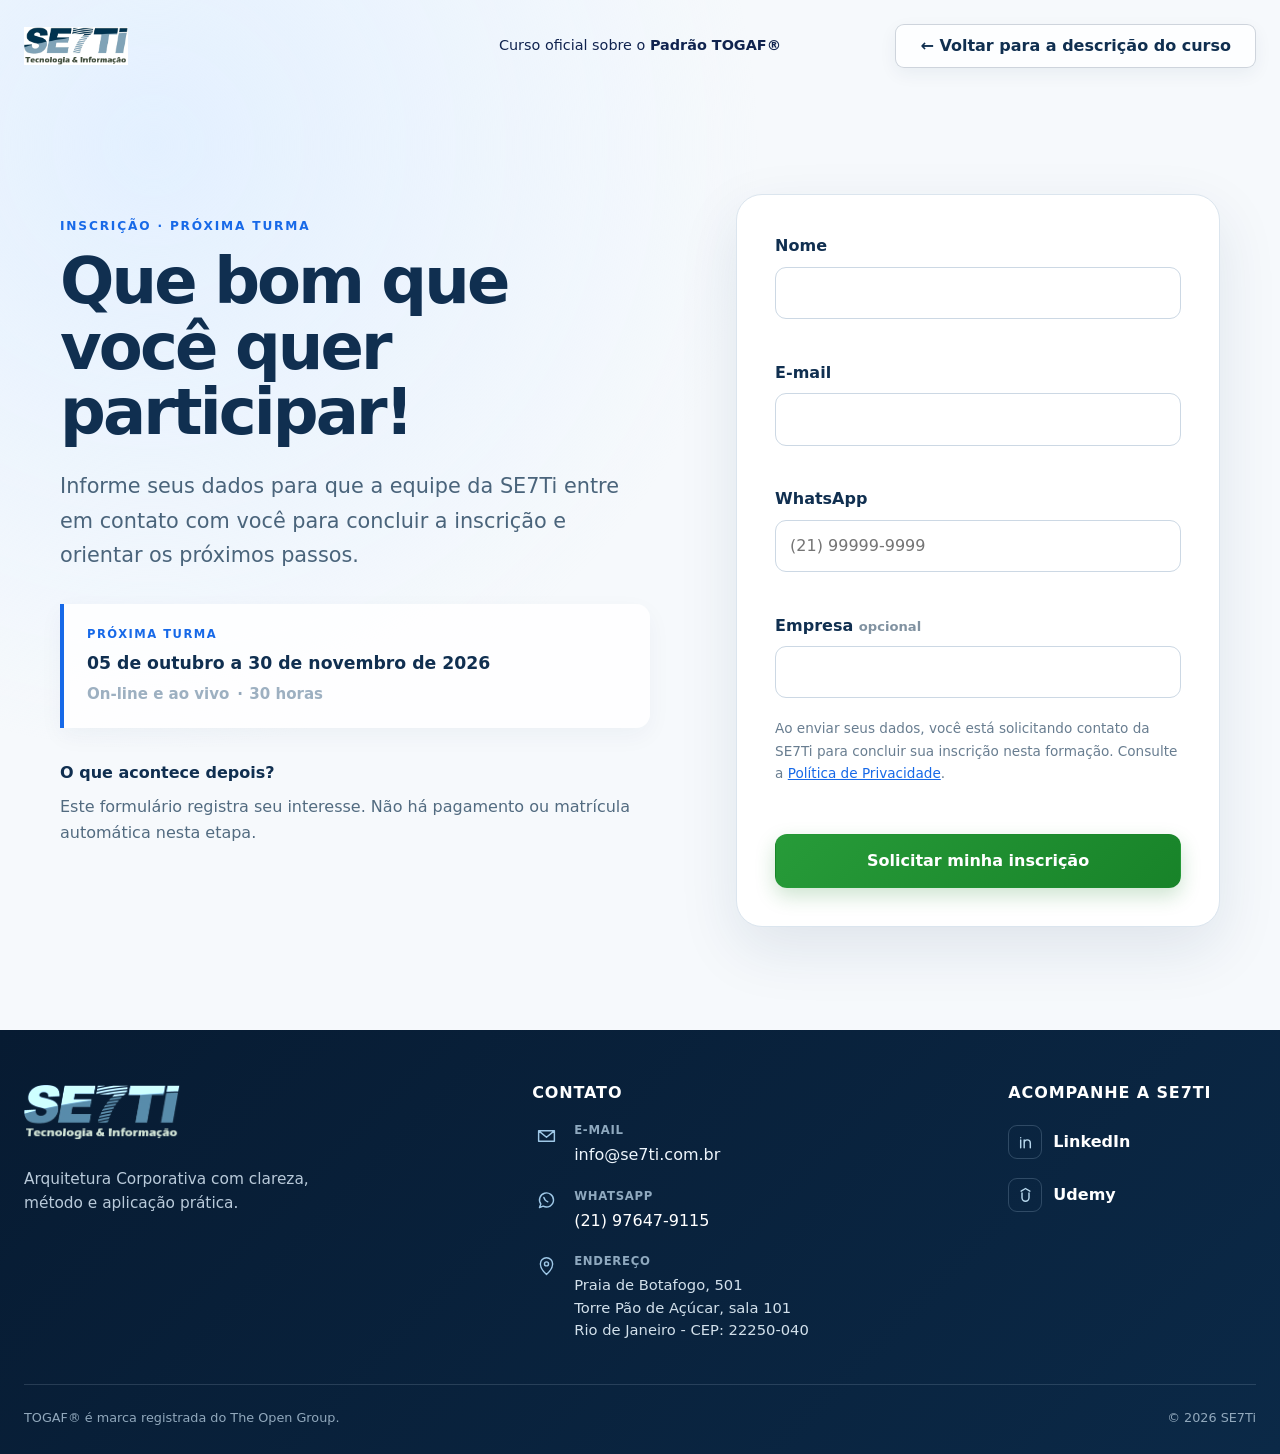
<file: inscricao-curso-togaf/index.html>
<!doctype html>
<html lang="pt-BR">
<head>
  <meta charset="utf-8">
  <meta name="viewport" content="width=device-width,initial-scale=1">
  <meta name="api-base-url" content="https://uxxlidvrbyyrolwnvplr.supabase.co/functions/v1">
  <meta name="robots" content="index,follow">
  <title>Inscrição - Curso sobre o Padrão TOGAF® | SE7Ti</title>
  <meta name="description" content="Solicite contato da SE7Ti para participar da próxima turma do curso oficial sobre o Padrão TOGAF®.">
  <link rel="stylesheet" href="../css/course.css">
</head>
<body class="enrollment-page">
  <a class="skip-link" href="#conteudo-principal">Ir para o conteúdo</a>
  <header class="site-header course-site-header">
    <div class="container header-inner">
      <a class="brand" href="https://www.se7ti.com.br/" aria-label="SE7Ti - site principal"><img src="../assets/email/logo-se7ti.png" width="319" height="150" alt="SE7Ti"></a>
      <p class="header-course-name">Curso oficial sobre o <strong>Padrão TOGAF®</strong></p>
      <a class="button secondary header-cta header-back" href="../folder-curso-togaf/">← Voltar para a descrição do curso</a>
    </div>
  </header>

  <main id="conteudo-principal" class="enrollment-main">
    <section class="section">
      <div class="container enrollment-grid">
        <div class="enrollment-copy">
          <p class="eyebrow">Inscrição · próxima turma</p>
          <h1>Que bom que você quer participar!</h1>
          <p class="hero-lead">Informe seus dados para que a equipe da SE7Ti entre em contato com você para concluir a inscrição e orientar os próximos passos.</p>
          <div class="class-summary">
            <span class="class-summary-label">Próxima turma</span>
            <strong>05 de outubro a 30 de novembro de 2026</strong>
            <div class="class-summary-meta"><span>On-line e ao vivo</span><span>30 horas</span></div>
          </div>
          <div class="enrollment-note"><strong>O que acontece depois?</strong><p>Este formulário registra seu interesse. Não há pagamento ou matrícula automática nesta etapa.</p></div>
        </div>

        <div class="form-card">
          <form id="course-interest-form" novalidate>
            <div class="field"><label for="interest-name">Nome</label><input id="interest-name" name="name" type="text" maxlength="120" autocomplete="name" required><p class="field-error" id="name-error"></p></div>
            <div class="field"><label for="interest-email">E-mail</label><input id="interest-email" name="email" type="email" maxlength="254" autocomplete="email" required><p class="field-error" id="email-error"></p></div>
            <div class="field"><label for="interest-whatsapp">WhatsApp</label><input id="interest-whatsapp" name="whatsapp" type="tel" maxlength="16" inputmode="tel" autocomplete="tel" placeholder="(21) 99999-9999" required><p class="field-error" id="whatsapp-error"></p></div>
            <div class="field"><label for="interest-company">Empresa <span class="optional">opcional</span></label><input id="interest-company" name="company" type="text" maxlength="160" autocomplete="organization"></div>
            <div class="honeypot" aria-hidden="true"><label for="interest-website">Não preencha este campo</label><input id="interest-website" name="website" type="text" tabindex="-1" autocomplete="off"></div>
            <p class="consent-copy">Ao enviar seus dados, você está solicitando contato da SE7Ti para concluir sua inscrição nesta formação. Consulte a <a href="https://www.se7ti.com.br/_files/ugd/bc7a3b_34c67d408b0647ee845038669d5ea2e0.pdf" target="_blank" rel="noopener">Política de Privacidade</a>.</p>
            <p id="form-error" class="form-message error" role="alert"></p>
            <button id="submit-interest" class="button primary large full" type="submit">Solicitar minha inscrição</button>
          </form>

          <section id="interest-success" class="success-state" hidden aria-live="polite">
            <div class="success-icon" aria-hidden="true">✓</div>
            <h2 tabindex="-1">Recebemos seu interesse!</h2>
            <p>Agora é com a gente. A equipe da SE7Ti entrará em contato para finalizar sua inscrição e orientar você sobre os próximos passos.</p>
            <p id="interest-notification-warning" class="success-warning" role="status" hidden>Seus dados foram salvos corretamente. Pode levar um pouco mais de tempo para nossa equipe receber o aviso, mas você não precisa enviar o formulário novamente.</p>
          </section>
        </div>
      </div>
    </section>
  </main>

  <footer class="site-footer">
    <div class="container footer-main">
      <div class="footer-brand">
        <a class="footer-logo-link" href="https://www.se7ti.com.br/" target="_blank" rel="noopener noreferrer" aria-label="SE7Ti - site oficial"><img src="../assets/email/logo-se7ti.png" width="319" height="150" alt="SE7Ti"></a>
        <p>Arquitetura Corporativa com clareza, método e aplicação prática.</p>
      </div>
      <section class="footer-contact" aria-labelledby="footer-contact-title">
        <h2 id="footer-contact-title">Contato</h2>
        <ul class="footer-contact-list">
          <li><span class="footer-icon" aria-hidden="true"><svg viewBox="0 0 24 24" focusable="false"><path d="M3 6.5h18v12H3zM3.5 7l8.5 7 8.5-7"></path></svg></span><div><span class="footer-label">E-mail</span><span>info@se7ti.com.br</span></div></li>
          <li><span class="footer-icon" aria-hidden="true"><svg viewBox="0 0 24 24" focusable="false"><path d="M20 11.5a8 8 0 0 1-11.8 7L4 20l1.5-4A8 8 0 1 1 20 11.5Z"></path><path d="M9 8.5c.5 2.5 2 4 4.5 5"></path></svg></span><div><span class="footer-label">WhatsApp</span><a href="https://wa.me/5521976479115" target="_blank" rel="noopener noreferrer">(21) 97647-9115</a></div></li>
          <li><span class="footer-icon" aria-hidden="true"><svg viewBox="0 0 24 24" focusable="false"><path d="M12 21s7-6.1 7-12a7 7 0 1 0-14 0c0 5.9 7 12 7 12Z"></path><circle cx="12" cy="9" r="2.3"></circle></svg></span><div><span class="footer-label">Endereço</span><address>Praia de Botafogo, 501<br>Torre Pão de Açúcar, sala 101<br>Rio de Janeiro - CEP: 22250-040</address></div></li>
        </ul>
      </section>
      <section class="footer-social" aria-labelledby="footer-social-title">
        <h2 id="footer-social-title">Acompanhe a SE7Ti</h2>
        <div class="footer-social-links">
          <a href="https://www.linkedin.com/company/1201579/admin/dashboard/" target="_blank" rel="noopener noreferrer" aria-label="SE7Ti no LinkedIn"><span class="footer-social-icon" aria-hidden="true"><svg viewBox="0 0 24 24" focusable="false"><path d="M6.5 9v9M6.5 6.5v.1M10.5 18v-5.2c0-2.2 1.4-3.8 3.5-3.8 2.2 0 3.5 1.5 3.5 3.8V18M10.5 9v9"></path></svg></span><span>LinkedIn</span></a>
          <a href="https://www.udemy.com/user/se7ti-tecnologia-e-inovacao/" target="_blank" rel="noopener noreferrer" aria-label="SE7Ti na Udemy"><span class="footer-social-icon" aria-hidden="true"><svg viewBox="0 0 24 24" focusable="false"><path d="m7 7 5-3 5 3M8 9v5.5a4 4 0 0 0 8 0V9"></path></svg></span><span>Udemy</span></a>
        </div>
      </section>
    </div>
    <div class="container footer-bottom"><span>TOGAF® é marca registrada do The Open Group.</span><span>© 2026 SE7Ti</span></div>
  </footer>
  <script type="module" src="../js/course-enrollment.js"></script>
</body>
</html>
</file>
<file: css/styles.css>
:root{--primary:#155eef;--primary-dark:#0b46c5;--ink:#14213d;--muted:#596780;--line:#d9e1ee;--surface:#fff;--soft:#f3f7ff;--danger:#b42318;--radius:18px;font-family:Inter,ui-sans-serif,system-ui,-apple-system,"Segoe UI",sans-serif;color:var(--ink);background:#f6f8fc}
*{box-sizing:border-box}body{margin:0;min-height:100vh;background:radial-gradient(circle at top left,#e6efff,transparent 38%),#f7f9fc;line-height:1.55}.shell{width:min(900px,calc(100% - 28px));margin:0 auto;padding:28px 0}.panel{background:var(--surface);border:1px solid #e4e9f2;border-radius:24px;padding:clamp(24px,5vw,56px);box-shadow:0 18px 50px rgba(20,33,61,.08)}[hidden]{display:none!important}.eyebrow{text-transform:uppercase;letter-spacing:.1em;font-size:.78rem;font-weight:800;color:var(--primary)}h1{font-size:clamp(2rem,6vw,3.5rem);line-height:1.08;margin:.25em 0 .55em}h2{font-size:1.05rem;margin:0 0 .35rem}.lead{font-size:1.12rem;color:var(--muted);max-width:68ch}.dimensions{display:grid;gap:12px;margin:28px 0}.dimensions p{margin:0;color:var(--muted)}.meta{font-weight:700;color:var(--muted)}button,input{font:inherit}button{border:0;border-radius:12px;padding:13px 19px;font-weight:750;cursor:pointer}.primary{background:var(--primary);color:#fff}.primary:hover{background:var(--primary-dark)}.secondary{background:#edf2fa;color:var(--ink)}button:focus-visible,input:focus-visible,.answer:has(input:focus-visible){outline:3px solid #8eb3ff;outline-offset:3px}button:disabled{opacity:.55;cursor:wait}.progress-header{margin-bottom:30px}progress{width:100%;height:9px;border:0;border-radius:99px;overflow:hidden}progress::-webkit-progress-bar{background:#e8edf5}progress::-webkit-progress-value{background:var(--primary)}fieldset{border:0;padding:0;margin:0}legend{font-size:clamp(1.45rem,4vw,2.15rem);font-weight:800;line-height:1.22;margin-bottom:24px}.answers{display:grid;gap:12px}.answer{display:block;border:2px solid var(--line);border-radius:var(--radius);padding:17px 18px;cursor:pointer;transition:.15s}.answer:hover{border-color:#91adcf;background:#fbfdff}.answer:has(input:checked){border-color:var(--primary);background:var(--soft);box-shadow:0 0 0 1px var(--primary)}.answer input{position:absolute;opacity:0;pointer-events:none}.actions{display:flex;justify-content:space-between;gap:12px;margin-top:26px}.stacked{justify-content:flex-start;flex-wrap:wrap}label{display:block;font-weight:750;margin:20px 0 7px}input{width:100%;padding:14px;border:2px solid var(--line);border-radius:12px;color:var(--ink)}.hint{font-size:.9rem;color:var(--muted)}.message{min-height:1.5em;font-weight:700}.error{color:var(--danger)}.centered{text-align:center;padding-block:90px}.spinner{width:44px;height:44px;margin:0 auto 24px;border:5px solid #dbe6fa;border-top-color:var(--primary);border-radius:50%;animation:spin .8s linear infinite}@keyframes spin{to{transform:rotate(360deg)}}.sent-email{font-size:1.15rem;font-weight:800}.change-form{margin-top:22px;padding-top:8px;border-top:1px solid var(--line)}.change-form button{margin-top:12px}

/* Tela inicial */
.intro-screen{position:relative;overflow:hidden;padding:clamp(28px,5vw,52px);border-radius:30px;box-shadow:0 24px 70px rgba(27,54,93,.1)}
.intro-screen::after{content:"";position:absolute;z-index:0;top:-90px;right:-110px;width:260px;height:260px;border-radius:50%;background:radial-gradient(circle,rgba(21,94,239,.1),rgba(21,94,239,0) 70%);pointer-events:none}
.intro-screen>*{position:relative;z-index:1}
.intro-header{max-width:760px}
.brand-logo{display:block;width:clamp(112px,16vw,150px);height:auto;margin:0 0 clamp(28px,5vw,46px)}
.intro-screen .eyebrow{margin:0 0 14px;letter-spacing:.16em;color:#1769d2}
.intro-screen h1{max-width:720px;margin:0 0 20px;color:#102d4f;font-size:clamp(2.2rem,5.5vw,3.75rem);line-height:1.04;letter-spacing:-.035em}
.intro-screen .lead{max-width:720px;margin:0;color:#526a80;font-size:clamp(1.02rem,2vw,1.18rem);line-height:1.65}
.intro-screen .dimensions{gap:14px;margin:clamp(30px,5vw,44px) 0 26px}
.dimension-card{display:flex;align-items:flex-start;gap:14px;min-width:0;padding:20px 18px;border:1px solid #dce7f2;border-radius:18px;background:#f8fbff;box-shadow:0 7px 22px rgba(27,54,93,.045)}
.dimension-icon{flex:0 0 auto;width:44px;height:44px;object-fit:contain}
.dimension-card h2{margin:1px 0 7px;color:#163a60;font-size:1rem;line-height:1.3}
.dimension-card p{color:#5c7084;font-size:.9rem;line-height:1.5}
.intro-footer{display:flex;align-items:center;justify-content:space-between;gap:24px;margin-top:4px}
.intro-screen .meta{display:flex;align-items:center;gap:8px;margin:0;color:#607388;font-size:.93rem}
.meta-icon{display:inline-grid;place-items:center;width:24px;height:24px;color:#1769d2;font-size:1.3rem}
.intro-cta{min-height:52px;padding:14px 23px;border-radius:13px;box-shadow:0 7px 17px rgba(21,94,239,.2);transition:background-color .15s,transform .15s,box-shadow .15s}
.intro-cta:hover{transform:translateY(-1px);box-shadow:0 9px 22px rgba(21,94,239,.24)}

/* Telas das perguntas */
.question-screen{padding:clamp(26px,5vw,52px);border-radius:30px;box-shadow:0 24px 70px rgba(27,54,93,.1)}
.question-logo{display:block;width:clamp(92px,13vw,122px);height:auto;margin:0 0 clamp(28px,4vw,38px)}
.question-screen .progress-header{display:grid;gap:10px;margin:0 0 clamp(32px,5vw,46px)}
.question-screen .progress-header .eyebrow{margin:0;color:#1769d2;letter-spacing:.14em}
.question-screen progress{height:8px;background:#eaf0f7}
.question-screen progress::-webkit-progress-bar{background:#eaf0f7;border-radius:99px}
.question-screen progress::-webkit-progress-value{background:#1769e8;border-radius:99px;transition:width .2s ease}
.question-screen progress::-moz-progress-bar{background:#1769e8;border-radius:99px}
.question-screen legend{max-width:760px;margin:0 0 clamp(28px,4vw,38px);color:#102d4f;font-size:clamp(1.55rem,3.5vw,2.05rem);font-weight:760;line-height:1.3;letter-spacing:-.018em}
.question-screen .answers{gap:14px}
.question-screen .answer{position:relative;display:block;padding:18px 20px;border:1px solid #d7e1ec;border-radius:16px;background:#fff;color:#344d65;font-size:1rem;font-weight:500;line-height:1.55;box-shadow:0 4px 14px rgba(27,54,93,.025);transition:border-color .15s,background-color .15s,box-shadow .15s,transform .15s}
.question-screen .answer:hover{border-color:#9db9dc;background:#fbfdff;box-shadow:0 6px 18px rgba(27,54,93,.055);transform:translateY(-1px)}
.question-screen .answer span{display:grid;grid-template-columns:22px minmax(0,1fr);align-items:start;gap:13px}
.question-screen .answer span::before{content:"";display:grid;place-items:center;width:22px;height:22px;margin-top:1px;border:1.5px solid #a9b8c8;border-radius:50%;background:#fff;color:#fff;font-size:.78rem;font-weight:900;line-height:1;transition:border-color .15s,background-color .15s,box-shadow .15s}
.question-screen .answer:has(input:checked){border-color:#1769e8;background:#f1f6ff;box-shadow:0 0 0 1px rgba(23,105,232,.18),0 7px 20px rgba(21,94,239,.07)}
.question-screen .answer:has(input:checked) span::before{content:"✓";border-color:#1769e8;background:#1769e8;box-shadow:0 0 0 3px rgba(23,105,232,.1)}
.question-screen .answer:has(input:checked) span{color:#173c63}
.question-screen .message{margin:14px 0 0}
.question-screen #question-form:has(.answer input:checked) #question-error{visibility:hidden}
.question-actions{align-items:center;margin-top:24px}
.question-actions button{min-height:48px;padding:13px 21px}
.question-actions .secondary{margin-right:auto;background:transparent;color:#526a80}
.question-actions .secondary:hover{background:#edf3fa;color:#163a60}
.question-actions .primary{margin-left:auto;box-shadow:0 6px 15px rgba(21,94,239,.16)}

/* Tela de captura do e-mail */
.email-screen{padding:clamp(26px,5vw,52px);border-radius:30px;box-shadow:0 24px 70px rgba(27,54,93,.1)}
.email-logo{display:block;width:clamp(96px,14vw,128px);height:auto;margin:0 0 clamp(28px,4vw,38px)}
.email-header{max-width:780px}
.email-screen .eyebrow{margin:0 0 12px;color:#1769d2;letter-spacing:.14em}
.email-screen h1{max-width:780px;margin:0 0 18px;color:#102d4f;font-size:clamp(2rem,4.5vw,3rem);font-weight:780;line-height:1.12;letter-spacing:-.028em}
.email-screen .lead{margin:0;color:#526a80;font-size:1.08rem}
.email-aspects-intro{margin:clamp(28px,4vw,38px) 0 14px;color:#344d65;font-weight:650}
.delivery-dimensions{display:grid;gap:12px;margin:0 0 clamp(30px,5vw,42px)}
.delivery-dimensions article{display:flex;align-items:center;gap:12px;min-width:0;padding:16px;border:1px solid #dce7f2;border-radius:16px;background:#f8fbff;box-shadow:0 5px 16px rgba(27,54,93,.035)}
.delivery-dimensions img{flex:0 0 auto;width:42px;height:42px;object-fit:contain}
.delivery-dimensions h2{margin:0;color:#163a60;font-size:.95rem;line-height:1.35}
.email-form{padding-top:2px}
.email-form label{margin:0 0 8px;color:#163a60}
.email-form input{min-height:52px;border-color:#cfdae7;background:#fff;transition:border-color .15s,box-shadow .15s}
.email-form input:hover{border-color:#a9bfd8}
.email-form input:focus{border-color:#1769e8;box-shadow:0 0 0 3px rgba(23,105,232,.1)}
.email-form .hint{margin:9px 0 0;line-height:1.5}
.email-form .actions{align-items:center;margin-top:20px}
.email-form .actions button{min-height:48px}
.email-form .secondary{background:transparent;color:#526a80}
.email-form .secondary:hover{background:#edf3fa;color:#163a60}
.email-form .primary{box-shadow:0 6px 15px rgba(21,94,239,.16)}

@media(min-width:768px){.shell{padding:60px 0}.dimensions,.delivery-dimensions{grid-template-columns:repeat(3,1fr)}}
@media(max-width:767px){.intro-footer{align-items:stretch;flex-direction:column}.intro-cta{width:100%}.intro-screen .meta{justify-content:center}.dimension-card{padding:18px}.brand-logo{margin-bottom:30px}.question-screen .answer{padding:17px}.question-screen legend{font-size:clamp(1.45rem,6vw,1.8rem)}.email-screen h1{font-size:clamp(1.8rem,7vw,2.35rem)}}
@media(max-width:520px){.email-form .actions{align-items:stretch;flex-direction:column}.email-form .actions button{width:100%}}
@media(max-width:420px){.shell{width:min(100% - 20px,900px);padding:10px 0}.intro-screen,.question-screen,.email-screen{padding:24px 20px;border-radius:22px}.intro-screen h1{font-size:2.05rem}.intro-screen .lead{font-size:1rem}.dimension-icon{width:40px;height:40px}.dimension-card{gap:12px}.question-logo{width:88px;margin-bottom:26px}.question-screen .answer span{grid-template-columns:21px minmax(0,1fr);gap:11px}.question-actions{gap:10px}.question-actions button{min-width:0;padding-inline:16px}.question-actions:has(#back[hidden]) .primary{width:100%}.email-logo{width:92px;margin-bottom:26px}.delivery-dimensions article{padding:14px}.email-form .actions{gap:8px}}
@media(prefers-reduced-motion:reduce){*{scroll-behavior:auto!important;animation:none!important;transition:none!important}}
</file>
<file: css/course.css>
:root{--navy:#102f50;--navy-2:#173e64;--blue:#1769e8;--blue-dark:#0d52bd;--green:#198264;--ink:#243b50;--muted:#5b7185;--line:#dbe5ee;--soft:#f3f7fb;--soft-blue:#edf5ff;--white:#fff;--danger:#b42318;--shadow:0 22px 60px rgba(23,52,85,.1);--radius:24px;font-family:Inter,ui-sans-serif,system-ui,-apple-system,"Segoe UI",sans-serif;color:var(--ink);background:#f7f9fc;scroll-behavior:smooth}
*{box-sizing:border-box}body{margin:0;background:#f7f9fc;color:var(--ink);font-size:16px;line-height:1.65}img{display:block;max-width:100%;height:auto}a{color:inherit}button,input{font:inherit}.container{width:min(1160px,calc(100% - 32px));margin-inline:auto}.container.narrow{width:min(840px,calc(100% - 32px))}.section{padding:clamp(68px,8vw,112px) 0}.section.compact{padding:34px 0}.soft-section{background:#eef4f9}.skip-link{position:fixed;z-index:1000;top:10px;left:10px;transform:translateY(-150%);padding:11px 16px;border-radius:8px;background:var(--navy);color:#fff}.skip-link:focus{transform:none}.site-header{position:sticky;z-index:50;top:0;border-bottom:1px solid rgba(219,229,238,.9);background:rgba(255,255,255,.94);backdrop-filter:blur(14px)}.header-inner{display:flex;align-items:center;justify-content:space-between;gap:28px;min-height:82px}.brand img{width:118px}.site-nav{display:flex;align-items:center;justify-content:flex-end;gap:clamp(14px,2.5vw,28px);font-size:.91rem;font-weight:650}.site-nav a{text-decoration:none;color:#3e566c}.site-nav a:hover{color:var(--blue)}.site-nav .nav-external{padding:9px 13px;border:1px solid var(--line);border-radius:10px;color:var(--navy)}
.eyebrow{margin:0 0 13px;color:var(--blue);font-size:.76rem;font-weight:850;letter-spacing:.15em;text-transform:uppercase}.hero{overflow:hidden;padding-top:clamp(56px,7vw,94px);background:radial-gradient(circle at 85% 8%,#dfeeff 0,transparent 34%),linear-gradient(145deg,#f9fbfd,#edf4fb)}.hero-grid,.split-grid{display:grid;gap:clamp(34px,6vw,74px)}.hero-copy h1,.enrollment-copy h1{max-width:780px;margin:0;color:var(--navy);font-size:clamp(2.35rem,5.2vw,4.65rem);line-height:1.02;letter-spacing:-.045em}.hero-lead{max-width:760px;margin:24px 0 0;color:#4a647b;font-size:clamp(1.08rem,2vw,1.3rem);line-height:1.65}.hero-facts{display:grid;gap:10px;margin:32px 0 22px}.hero-facts p{display:grid;grid-template-columns:130px 1fr;gap:14px;margin:0;padding:11px 0;border-bottom:1px solid rgba(176,197,216,.55)}.hero-facts span{color:var(--muted);font-size:.82rem;font-weight:750;text-transform:uppercase;letter-spacing:.06em}.hero-facts strong{color:var(--navy);font-weight:760}.hero-extras{display:flex;flex-wrap:wrap;gap:9px 18px;margin:0;padding:0;list-style:none;color:#526b81;font-size:.93rem}.hero-extras li::before{content:"✓";margin-right:7px;color:var(--green);font-weight:900}.button-row{display:flex;align-items:center;flex-wrap:wrap;gap:13px;margin-top:30px}.button{display:inline-flex;min-height:49px;align-items:center;justify-content:center;padding:12px 20px;border:1px solid transparent;border-radius:12px;font-weight:780;line-height:1.25;text-align:center;text-decoration:none;cursor:pointer;transition:transform .15s,background-color .15s,border-color .15s,box-shadow .15s}.button:hover{transform:translateY(-1px)}.button.primary{background:var(--blue);color:#fff;box-shadow:0 8px 20px rgba(23,105,232,.2)}.button.primary:hover{background:var(--blue-dark)}.button.secondary{border-color:var(--line);background:#fff;color:var(--navy)}.button.light{background:#fff;color:var(--navy)}.button.large{min-height:54px;padding:14px 24px}.button.full{width:100%}.text-link{color:var(--blue);font-weight:750;text-underline-offset:3px}.media-placeholder{display:grid;min-height:360px;place-content:center;padding:32px;border:1px dashed #89afd3;border-radius:30px;background:linear-gradient(145deg,rgba(255,255,255,.88),rgba(225,239,251,.9));color:var(--navy);text-align:center;box-shadow:var(--shadow);aspect-ratio:4/3}.media-placeholder::before{content:"";display:block;width:74px;height:74px;margin:0 auto 18px;border:10px solid rgba(23,105,232,.12);border-radius:22px;transform:rotate(12deg)}.media-placeholder span{font-size:1.05rem;font-weight:780}.media-placeholder small{margin-top:5px;color:var(--muted)}
.accreditation{position:relative;margin-top:-20px}.accreditation-card{display:grid;align-items:center;gap:36px;padding:clamp(28px,5vw,52px);border:1px solid #d2e3ef;border-radius:30px;background:#fff;box-shadow:var(--shadow)}.accreditation-badge{display:grid;place-items:center;padding:24px;border-radius:22px;background:#eef8f7}.accreditation-badge img{width:min(280px,100%)}h2{margin:0;color:var(--navy);font-size:clamp(2rem,4vw,3.2rem);line-height:1.1;letter-spacing:-.035em}h3{color:var(--navy)}.accreditation-card p:not(.eyebrow){max-width:740px;color:#4c657a}.section-heading{max-width:790px;margin:0 auto 38px;text-align:center}.section-heading.left{margin:0;text-align:left}.section-heading p:not(.eyebrow){color:var(--muted);font-size:1.06rem}.outcome-grid{display:grid;gap:16px}.feature-card{position:relative;overflow:hidden;padding:26px;border:1px solid var(--line);border-radius:20px;background:#fff;box-shadow:0 9px 30px rgba(25,55,88,.055)}.feature-card .card-number{display:block;margin-bottom:24px;color:#94b8dd;font-size:1.8rem;font-weight:850}.feature-card h3{margin:0 0 10px;font-size:1.17rem;line-height:1.35}.feature-card p{margin:0;color:var(--muted)}.experience-grid{display:grid;align-items:center;gap:48px}.experience-cloud{display:flex;flex-wrap:wrap;align-content:center;gap:12px}.experience-cloud span{padding:14px 17px;border:1px solid #d6e3ed;border-radius:999px;background:#fff;color:#294c6d;font-weight:680;box-shadow:0 6px 18px rgba(25,55,88,.045)}.experience-cloud span:nth-child(2n){background:#e8f4ff}.experience-cloud span:nth-child(3n){background:#eaf8f3}.large-copy{color:#36566f;font-size:1.18rem;line-height:1.65}.simulator-media{overflow:hidden;padding:12px;border:1px solid var(--line);border-radius:26px;background:#fff;box-shadow:var(--shadow)}.simulator-media img{width:100%;border-radius:18px}.align-center{align-items:center}.simulator-section .button,.bonus-section .button{margin-top:14px}.guarantee-card{display:grid;align-items:center;gap:26px;padding:clamp(28px,5vw,48px);border-radius:28px;background:var(--navy);color:#eaf2f8;box-shadow:var(--shadow)}.guarantee-card h2,.guarantee-card h3{color:#fff}.guarantee-card h2{font-size:clamp(2rem,4vw,3rem)}.guarantee-card h3{margin:8px 0 13px;font-size:1.35rem}.guarantee-card p{margin:8px 0}.guarantee-mark{display:grid;width:86px;height:86px;place-items:center;border:1px solid rgba(255,255,255,.22);border-radius:50%;background:rgba(255,255,255,.08);font-size:3.2rem}.fine-print{color:#72869a;font-size:.9rem}.guarantee-card .fine-print{color:#b7c7d5}.bonus-section{background:#fbfcfe}.accordion-list{display:grid;gap:11px}.accordion-list details{overflow:hidden;border:1px solid var(--line);border-radius:15px;background:#fff}.accordion-list summary{display:flex;align-items:center;justify-content:space-between;gap:16px;padding:18px 20px;color:var(--navy);font-weight:780;cursor:pointer;list-style:none}.accordion-list summary::-webkit-details-marker{display:none}.accordion-list summary::after{content:"+";flex:0 0 auto;color:var(--blue);font-size:1.45rem;font-weight:500}.accordion-list details[open] summary::after{content:"−"}.accordion-list ul,.accordion-list details>p{margin:0;padding:0 24px 22px 43px;color:var(--muted)}.accordion-list li+li{margin-top:6px}.centered-action{margin-top:32px;text-align:center}.instructor-grid{display:grid;align-items:center;gap:clamp(34px,6vw,74px)}.instructor-photo{overflow:hidden;border-radius:28px;background:#e8f0f5;box-shadow:var(--shadow)}.instructor-photo img{width:100%;aspect-ratio:1/1.05;object-fit:cover;object-position:center top}.credential-row{display:flex;align-items:center;gap:18px;margin-top:28px}.credential-row img{width:112px;height:112px;object-fit:contain}.pricing-card{display:grid;gap:42px;padding:clamp(30px,5vw,58px);border-radius:30px;background:#fff;box-shadow:var(--shadow)}.price-options{display:grid;gap:13px}.price-options>div{display:grid;gap:5px;padding:22px;border:1px solid var(--line);border-radius:18px}.price-options span,.price-options small{color:var(--muted)}.price-options strong{color:var(--navy);font-size:clamp(1.65rem,3vw,2.2rem)}.price-options .featured-price{border-color:#9cc1eb;background:#edf5ff}.faq-list details>p{padding-left:20px}.faq-answer{padding:0 24px 22px 20px;color:var(--muted)}.faq-answer p{margin:0}.faq-answer p+p{margin-top:14px}.final-cta{padding-top:20px}.final-cta-card{display:flex;align-items:center;justify-content:space-between;gap:30px;padding:clamp(30px,5vw,54px);border-radius:30px;background:linear-gradient(135deg,#0f365b,#1769e8);color:#fff;box-shadow:var(--shadow)}.final-cta-card h2,.final-cta-card .eyebrow{color:#fff}.final-cta-card p:not(.eyebrow){margin-bottom:0;color:#dceaf8;font-size:1.08rem}.site-footer{margin-top:70px;padding:48px 0 24px;border-top:1px solid var(--line);background:#edf3f8}.footer-grid{display:flex;align-items:flex-start;justify-content:space-between;gap:36px}.footer-grid img{width:120px}.footer-grid p{max-width:380px;color:var(--muted)}.footer-grid nav{display:flex;flex-wrap:wrap;gap:20px}.footer-grid a{color:#355570;font-weight:650}.footer-bottom{display:flex;justify-content:space-between;gap:20px;margin-top:34px;padding-top:20px;border-top:1px solid #d5e0e9;color:#718496;font-size:.82rem}
.enrollment-page{background:radial-gradient(circle at 12% 10%,#e3f0ff,transparent 35%),#f6f9fc}.enrollment-main{min-height:calc(100vh - 310px)}.enrollment-grid{display:grid;gap:clamp(36px,7vw,86px);align-items:start}.enrollment-copy{padding-top:22px}.enrollment-copy h1{font-size:clamp(2.5rem,5vw,4.3rem)}.class-summary{margin-top:28px;padding:17px 19px;border-left:4px solid var(--blue);border-radius:0 12px 12px 0;background:#fff;color:#31546f;font-weight:720}.class-summary span{margin-inline:6px;color:#9db0c1}.enrollment-note{margin-top:26px;color:#526b80}.enrollment-note p{margin:5px 0}.form-card{padding:clamp(24px,4vw,38px);border:1px solid var(--line);border-radius:26px;background:#fff;box-shadow:var(--shadow)}.field{margin-bottom:19px}.field label{display:block;margin-bottom:7px;color:var(--navy);font-weight:760}.optional{color:#8192a1;font-size:.82rem;font-weight:600}.field input{width:100%;min-height:50px;padding:12px 14px;border:1.5px solid #ccd8e4;border-radius:11px;background:#fff;color:var(--ink);outline:0}.field input:hover{border-color:#9eb5ca}.field input:focus{border-color:var(--blue);box-shadow:0 0 0 3px rgba(23,105,232,.12)}.field input[aria-invalid="true"]{border-color:var(--danger)}.field-help{margin:6px 0 0;color:#687d90;font-size:.82rem;line-height:1.45}.field-error{min-height:1.25em;margin:5px 0 0;color:var(--danger);font-size:.83rem;font-weight:650}.honeypot{position:absolute!important;left:-10000px!important;width:1px!important;height:1px!important;overflow:hidden!important}.consent-copy{margin:5px 0 18px;color:#687d90;font-size:.85rem}.consent-copy a{color:var(--blue)}.form-message{min-height:1.5em;margin:0 0 10px;font-size:.9rem;font-weight:700}.form-message.error{color:var(--danger)}.success-state{text-align:center}.success-state[hidden]{display:none}.success-state h2{font-size:2rem}.success-state p{color:var(--muted)}.success-icon{display:grid;width:66px;height:66px;margin:0 auto 20px;place-items:center;border-radius:50%;background:#e6f7f0;color:var(--green);font-size:2rem;font-weight:900}.success-state .button{margin-top:12px}.button:disabled{opacity:.6;cursor:wait;transform:none}
:focus-visible{outline:3px solid #8db7ee;outline-offset:3px}@media(min-width:760px){.hero-grid{grid-template-columns:minmax(0,1.2fr) minmax(340px,.8fr)}.accreditation-card{grid-template-columns:280px minmax(0,1fr)}.outcome-grid{grid-template-columns:repeat(2,1fr)}.experience-grid,.split-grid{grid-template-columns:repeat(2,minmax(0,1fr))}.guarantee-card{grid-template-columns:100px minmax(0,1fr)}.instructor-grid{grid-template-columns:minmax(280px,.78fr) minmax(0,1.22fr)}.pricing-card{grid-template-columns:1.15fr .85fr}.enrollment-grid{grid-template-columns:minmax(0,1fr) minmax(380px,.82fr)}}@media(min-width:1040px){.outcome-grid{grid-template-columns:repeat(4,1fr)}}
@media(max-width:900px){.site-header{position:static}.header-inner{align-items:flex-start;flex-direction:column;padding:17px 0}.site-nav{width:100%;justify-content:flex-start;overflow-x:auto;padding-bottom:3px;white-space:nowrap}.site-nav a{flex:0 0 auto}.hero{padding-top:52px}}
@media(max-width:759px){.section{padding:64px 0}.section.compact{padding:24px 0}.hero-grid,.split-grid{gap:38px}.hero-copy h1{font-size:clamp(2.25rem,11vw,3.4rem)}.hero-facts p{grid-template-columns:1fr;gap:3px}.media-placeholder{min-height:290px}.accreditation{margin-top:0}.accreditation-card,.pricing-card{border-radius:22px}.accreditation-badge{padding:18px}.outcome-grid{grid-template-columns:1fr}.experience-grid{gap:34px}.simulator-media{padding:7px;border-radius:20px}.guarantee-card{border-radius:22px}.guarantee-mark{width:70px;height:70px}.credential-row img{width:92px;height:92px}.final-cta-card,.footer-grid,.footer-bottom{align-items:stretch;flex-direction:column}.final-cta-card .button{width:100%}.site-footer{margin-top:40px}.enrollment-copy{padding-top:0}}
@media(max-width:480px){.container,.container.narrow{width:min(100% - 22px,1160px)}.header-inner{padding-inline:5px}.brand img{width:104px}.site-nav{gap:16px}.hero{padding-top:42px}.hero-copy h1{font-size:2.35rem}.hero-lead{font-size:1.05rem}.button-row{align-items:stretch;flex-direction:column}.button-row .button{width:100%}.media-placeholder{min-height:250px;padding:22px}.media-placeholder small{font-size:.75rem}.section-heading{text-align:left}.feature-card{padding:22px}.experience-cloud span{width:100%;border-radius:14px}.accordion-list summary{padding:16px}.accordion-list ul{padding-left:36px}.instructor-photo{border-radius:20px}.credential-row{gap:10px}.credential-row img{width:82px;height:82px}.pricing-card{padding:24px 18px}.final-cta-card{padding:28px 22px}.footer-grid nav{align-items:flex-start;flex-direction:column;gap:10px}.enrollment-page .section{padding-top:44px}.enrollment-copy h1{font-size:2.55rem}.class-summary span{display:inline;padding-inline:3px}.form-card{padding:23px 18px;border-radius:20px}}
@media(prefers-reduced-motion:reduce){*{scroll-behavior:auto!important;transition:none!important}}

/* Folder do curso: composição inspirada no material visual de referência. */
.course-page{background:#fff;color:#10234f;font-size:15px;line-height:1.48}.course-page .container{width:min(1280px,calc(100% - 48px))}.course-page .site-header{position:absolute;inset:0 0 auto;border:0;background:transparent;backdrop-filter:none}.course-page .header-inner{display:grid;grid-template-columns:1fr auto 1fr;min-height:92px}.course-page .brand img{width:104px}.header-course-name{margin:0;color:#10234f;font-size:.9rem;text-align:center}.course-page .header-cta{justify-self:end}.course-page .button{min-height:44px;border-radius:9px;padding:10px 24px}.course-page .button.primary{background:linear-gradient(135deg,#279b39,#188329);box-shadow:0 8px 20px rgba(26,133,43,.22)}.course-page .button.primary:hover{background:#147323}.course-page .button.light{background:#fff;color:#167b28}.course-page .section{padding:52px 0}.course-page .eyebrow{display:inline-flex;margin:0 0 10px;padding:4px 9px;border-radius:5px;background:#e6ecff;color:#19389a;font-size:.76rem;letter-spacing:.06em}.course-page h2{font-size:clamp(1.75rem,3vw,2.35rem);letter-spacing:-.025em}.course-page .section-heading{margin-bottom:26px}.course-page .section-heading .eyebrow{display:none}
.course-page .hero{min-height:720px;padding:126px 0 62px;background:radial-gradient(circle at 18% 15%,rgba(255,255,255,.95),transparent 31%),linear-gradient(112deg,#f8fbff 0%,#e8f3ff 56%,#dbeafd 100%)}.course-page .hero-grid{grid-template-columns:minmax(0,1.08fr) minmax(420px,.92fr);align-items:center;gap:46px}.course-page .hero-copy h1{max-width:720px;line-height:1}.course-page .hero-title{display:block;color:#10265e;font-size:clamp(3.4rem,5.4vw,5.5rem);letter-spacing:-.055em}.course-page .hero-subtitle{display:block;max-width:680px;margin-top:10px;color:#10265e;font-size:clamp(1.35rem,2vw,2rem);line-height:1.18;letter-spacing:-.025em}.course-page .hero-lead{max-width:650px;margin-top:24px;color:#263a60;font-size:1.08rem;line-height:1.52}.course-page .hero-facts{grid-template-columns:repeat(4,1fr);gap:0;margin:30px 0 18px;border-block:1px solid rgba(34,72,137,.15)}.course-page .hero-facts p{display:flex;min-height:106px;align-items:center;justify-content:center;flex-direction:column;gap:5px;margin:0;padding:16px 12px;border:0;border-right:1px solid rgba(34,72,137,.15);text-align:center}.course-page .hero-facts p:last-child{border-right:0}.course-page .hero-facts span{color:#204083;font-size:.7rem;letter-spacing:.03em}.course-page .hero-facts strong{font-size:.82rem;line-height:1.35}.course-page .hero-extras{display:grid;grid-template-columns:repeat(3,1fr);gap:8px 14px;color:#21375c;font-size:.75rem}.course-page .hero-extras li{position:relative;padding-left:19px}.course-page .hero-extras li::before{position:absolute;left:0}.course-page .hero-copy .button-row{margin-top:24px}.hero-visual{position:relative;min-height:525px}.course-page .hero-placeholder{position:absolute;inset:0;min-height:0;border:0;border-radius:0;background:linear-gradient(145deg,rgba(255,255,255,.35),rgba(174,206,240,.72));box-shadow:none;opacity:.8}.course-page .hero-placeholder::before{opacity:.35}.hero-accreditation{position:absolute;z-index:2;top:26px;right:4%;width:min(390px,92%);padding:34px 34px 28px;border:1px solid rgba(220,229,242,.9);border-radius:25px;background:rgba(255,255,255,.96);box-shadow:0 18px 50px rgba(25,53,103,.13);text-align:left}.hero-accreditation .accreditation-label{position:absolute;top:-16px;left:50%;transform:translateX(-50%);padding:7px 23px;border-radius:99px;background:#223ca0;color:#fff;font-weight:800;white-space:nowrap}.hero-accreditation img{width:min(280px,100%);margin:5px auto 20px}.hero-accreditation p{margin:0 0 15px;color:#253452;line-height:1.5}.hero-accreditation .text-link{color:#19389a;font-size:.86rem}
.course-page #formacao{padding-top:44px}.course-page .outcome-grid{gap:14px}.course-page .feature-card{min-height:230px;padding:24px 20px;border-radius:10px;text-align:center;box-shadow:0 5px 20px rgba(31,58,100,.07)}.course-page .feature-card .card-number{display:grid;width:42px;height:42px;margin:0 auto 15px;place-items:center;border:2px solid #2d9b43;border-radius:50%;color:#248738;font-size:1rem}.course-page .feature-card h3{font-size:1.08rem}.course-page .feature-card p{font-size:.88rem;line-height:1.45}
.learning-section{padding-top:18px!important}.learning-panel{display:grid;grid-template-columns:.86fr 1.14fr;gap:0;overflow:hidden;padding:0;border-radius:22px;background:linear-gradient(135deg,#f8fbff,#eef5ff);box-shadow:0 10px 34px rgba(31,58,100,.07)}.learning-method,.learning-practice{padding:38px}.learning-method{border-right:1px solid #dce6f2}.learning-method h2,.learning-practice h2{font-size:1.75rem}.learning-method>p:not(.eyebrow){color:#43536d}.learning-list{display:grid;gap:9px;margin:20px 0 0;padding:0;list-style:none}.learning-list li{position:relative;padding-left:24px}.learning-list li::before{content:"✓";position:absolute;left:0;color:#2459b7;font-weight:900}.learning-practice{display:grid;grid-template-columns:.7fr 1.3fr;align-items:center;gap:22px}.learning-practice .simulator-media{padding:7px;border-radius:12px;box-shadow:0 8px 22px rgba(28,50,87,.12)}.learning-practice .simulator-media img{border-radius:7px}.simulator-copy p:last-child{color:#43536d}.learning-practice .guarantee-card{grid-column:1/-1;grid-template-columns:64px 1fr;gap:18px;padding:20px 24px;border-radius:13px;background:linear-gradient(115deg,#f5fbf6,#e6f5e9);color:#26394d;box-shadow:none}.learning-practice .guarantee-card h3{margin:0 0 4px;color:#173a25;font-size:1.15rem}.learning-practice .guarantee-card p{margin:3px 0;font-size:.85rem}.learning-practice .guarantee-mark{width:58px;height:58px;border:2px solid #278b3c;background:transparent;color:#278b3c;font-size:1.8rem}.learning-practice .guarantee-card .fine-print{color:#687a70}.learning-section>.centered-action{margin-top:18px}
.course-page .curriculum-section{padding:24px 0 34px;background:#fff}.course-page .curriculum-section .section-heading p:not(.eyebrow){display:none}.course-page .accordion-list{grid-template-columns:repeat(2,minmax(0,1fr));gap:8px 18px}.course-page .accordion-list details{border-radius:7px}.course-page .accordion-list summary{min-height:48px;padding:10px 15px;font-size:.88rem}.course-page .accordion-list summary::after{font-size:1.15rem}.course-page .accordion-list ul,.course-page .accordion-list details>p{padding:0 20px 18px 34px;font-size:.86rem}.course-page .centered-action{margin-top:18px}
.course-page .instructor-section{padding:18px 0 30px}.course-page .instructor-card{grid-template-columns:250px 1fr;gap:36px;padding:28px 36px;border-radius:20px;background:linear-gradient(115deg,#f5f9ff,#edf4fd)}.course-page .instructor-photo{border-radius:12px;box-shadow:none}.course-page .instructor-photo img{aspect-ratio:1/1.08}.course-page .instructor-card h2{font-size:1.8rem}.course-page .instructor-card .large-copy{margin:8px 0;color:#263a58;font-size:.98rem}.course-page .credential-row{margin-top:14px}.course-page .credential-row img{width:72px;height:72px}
.course-page .pricing-section{padding:28px 0}.course-page .pricing-card{grid-template-columns:.9fr 1.1fr;gap:28px;padding:28px 36px;border:1px solid #e0e8f1;border-radius:18px;box-shadow:0 8px 28px rgba(31,58,100,.07)}.course-page .pricing-card h2{font-size:1.8rem}.course-page .price-options{grid-template-columns:1fr 1fr;align-items:stretch}.course-page .price-options>div{text-align:center}.course-page .price-options .button{grid-column:1/-1;justify-self:center}.course-page .faq-section{padding:24px 0}.course-page .faq-section .accordion-list{grid-template-columns:1fr}.course-page .faq-section .section-heading{margin-bottom:18px}.course-page .final-cta{padding:24px 0 36px}.course-page .final-cta-card{padding:28px 34px;border-radius:18px;background:linear-gradient(105deg,#f1f6fd,#e8f1fc);color:#10234f;box-shadow:none}.course-page .final-cta-card h2{color:#10234f;font-size:1.8rem}.course-page .final-cta-card .eyebrow{display:none}.course-page .final-cta-card p:not(.eyebrow){color:#465a74}.course-page .final-cta-card .button{background:linear-gradient(135deg,#279b39,#188329);color:#fff}.course-page .site-footer{margin-top:0;padding:32px 0 20px;background:#102f50}.course-page .footer-grid p,.course-page .footer-grid a,.course-page .footer-bottom{color:#e0eaf4}.course-page .footer-grid img{filter:none}.course-page .footer-bottom{border-color:rgba(255,255,255,.16)}
@media(max-width:980px){.course-page .header-inner{grid-template-columns:1fr auto}.header-course-name{display:none}.course-page .hero-grid{grid-template-columns:1fr}.hero-visual{min-height:500px}.course-page .hero-facts{grid-template-columns:repeat(2,1fr)}.course-page .hero-facts p:nth-child(2){border-right:0}.course-page .hero-facts p:nth-child(-n+2){border-bottom:1px solid rgba(34,72,137,.15)}.learning-panel{grid-template-columns:1fr}.learning-method{border-right:0;border-bottom:1px solid #dce6f2}.course-page .instructor-card{grid-template-columns:220px 1fr}}
@media(max-width:759px){.course-page .container{width:min(100% - 24px,1280px)}.course-page .site-header{position:relative;background:#fff}.course-page .header-inner{min-height:72px;padding:10px 0}.course-page .header-cta{min-height:40px;padding:8px 13px;font-size:.78rem}.course-page .section{padding:42px 0}.course-page .hero{min-height:0;padding:48px 0;background:linear-gradient(145deg,#f8fbff,#e6f1ff)}.course-page .hero-title{font-size:3.05rem}.course-page .hero-subtitle{font-size:1.3rem}.course-page .hero-facts{margin-top:24px}.course-page .hero-extras{grid-template-columns:1fr}.course-page .hero-copy .button-row{align-items:stretch}.course-page .hero-copy .button{width:100%}.hero-visual{min-height:500px}.hero-accreditation{top:35px;right:4%;padding:32px 24px 24px}.course-page .outcome-grid{grid-template-columns:repeat(2,1fr)}.course-page .feature-card{min-height:250px}.learning-method,.learning-practice{padding:27px 22px}.learning-practice{grid-template-columns:1fr}.learning-practice .guarantee-card{grid-column:1}.course-page .bonus-section .split-grid{grid-template-columns:1fr;padding:25px 20px}.course-page .curriculum-section .accordion-list{grid-template-columns:1fr}.course-page .instructor-card{grid-template-columns:1fr;padding:24px 20px}.course-page .instructor-photo{max-width:280px;margin:auto}.course-page .pricing-card{grid-template-columns:1fr;padding:24px 20px}.course-page .final-cta-card{align-items:stretch;flex-direction:column}.course-page .final-cta-card .button{width:100%}}
@media(max-width:480px){.course-page .brand img{width:88px}.course-page .hero-title{font-size:2.65rem}.course-page .hero-facts{grid-template-columns:1fr 1fr}.course-page .hero-facts p{min-height:116px;padding-inline:8px}.course-page .outcome-grid{grid-template-columns:1fr}.course-page .feature-card{min-height:0}.hero-visual{min-height:470px}.hero-accreditation{width:94%;right:3%}.learning-practice .guarantee-card{grid-template-columns:1fr}.course-page .price-options{grid-template-columns:1fr}.course-page .price-options .button{grid-column:1}.course-page .footer-grid{align-items:flex-start}}

/* Segunda revisão: hierarquia, ritmo e legibilidade do folder. */
.visually-hidden{position:absolute!important;width:1px!important;height:1px!important;padding:0!important;margin:-1px!important;overflow:hidden!important;clip:rect(0,0,0,0)!important;white-space:nowrap!important;border:0!important}.course-page{font-size:16px;line-height:1.62}.course-page .section{padding:clamp(76px,7.5vw,116px) 0}.course-page h2{font-size:clamp(2.15rem,3.5vw,3.35rem);line-height:1.08}.course-page .large-copy{font-size:1.2rem;line-height:1.6}.course-page .section-heading{margin-bottom:42px}.course-page .section-heading p:not(.eyebrow){display:block;max-width:720px;margin:16px auto 0;color:#536982;font-size:1.06rem}
.course-page .hero{min-height:760px;padding:150px 0 104px}.course-page .hero-grid{grid-template-columns:minmax(0,1.06fr) minmax(390px,.94fr);gap:clamp(60px,7vw,110px)}.course-page .hero-copy h1{max-width:760px}.course-page .hero-title{font-size:clamp(4rem,6vw,6.3rem)}.course-page .hero-subtitle{max-width:720px;margin-top:18px;font-size:clamp(1.55rem,2.2vw,2.15rem);line-height:1.22}.course-page .hero-lead{max-width:700px;margin-top:30px;font-size:1.22rem;line-height:1.65}.course-page .hero-facts{display:grid;grid-template-columns:1.5fr .7fr .9fr 1fr;gap:12px;margin:38px 0 22px;border:0}.course-page .hero-facts p{min-height:112px;align-items:flex-start;justify-content:flex-start;padding:18px;border:1px solid rgba(32,72,135,.13)!important;border-radius:14px;background:rgba(255,255,255,.55);text-align:left}.course-page .hero-facts span{font-size:.72rem}.course-page .hero-facts strong{font-size:1rem;line-height:1.36}.course-page .hero-facts small{margin-top:auto;color:#526983;font-size:.73rem;line-height:1.3}.course-page .hero-extras{display:flex;gap:12px 24px;font-size:.86rem}.course-page .hero-placeholder{position:relative;inset:auto;min-height:430px;border:1px dashed #91accb;border-radius:28px;background:linear-gradient(145deg,rgba(255,255,255,.82),rgba(195,218,242,.78));box-shadow:0 18px 52px rgba(24,58,102,.1);opacity:1}.course-page .hero-placeholder::before{opacity:1}
.accreditation-section{background:linear-gradient(135deg,#f4f8ff,#eaf3ff)}.accreditation-feature{display:grid;grid-template-columns:minmax(320px,.78fr) minmax(0,1.22fr);align-items:center;gap:clamp(52px,8vw,118px)}.accreditation-feature .accreditation-badge{min-height:390px;padding:48px;border:1px solid #dce8f2;border-radius:30px;background:#fff;box-shadow:0 20px 55px rgba(28,61,103,.09)}.accreditation-feature .accreditation-badge img{width:min(340px,100%)}.accreditation-copy{max-width:720px}.accreditation-copy>p:not(.eyebrow){color:#405772}.accreditation-copy .large-copy{color:#17375d;font-weight:740}.accreditation-copy .button-row{gap:22px;margin-top:30px}.accreditation-copy .text-link{color:#20439d}
.course-page #formacao{padding:92px 0;background:linear-gradient(145deg,#f8fbff 0%,#eef5fc 52%,#f9fcff 100%)}.course-page #formacao .outcome-heading{max-width:920px;margin-bottom:56px;text-align:center}.course-page #formacao .outcome-heading h2{font-size:clamp(2.35rem,3.7vw,3.65rem)}.course-page #formacao .outcome-heading p{max-width:820px;margin:20px auto 0;color:#5a7087;font-size:1.1rem;line-height:1.7}.course-page .outcome-grid{position:relative;gap:24px}.course-page .outcome-grid::before{content:"";position:absolute;z-index:0;top:80px;left:8%;width:84%;height:1px;background:linear-gradient(90deg,transparent,rgba(42,112,178,.2) 12%,rgba(38,143,66,.22) 88%,transparent)}.course-page .feature-card{z-index:1;display:flex;min-height:360px;align-items:center;flex-direction:column;padding:36px 27px 32px;border-color:#d9e6f2;border-radius:22px;background:#fff;text-align:center;box-shadow:0 8px 24px rgba(25,55,88,.045)}.course-page .feature-card h3{margin:0 0 14px;font-size:1.28rem;font-weight:820;line-height:1.32}.course-page .feature-card p{margin:0;color:#5a6f84;font-size:1rem;line-height:1.68}.course-page .feature-card .card-number{display:none}.outcome-illustration{display:flex;width:100px;height:100px;align-items:center;justify-content:center;margin:0 auto 26px}.outcome-illustration img{width:100%;height:100%;object-fit:contain}
.learning-section{padding:112px 0!important;background:#f3f7fc}.learning-feature{display:grid;grid-template-columns:.88fr 1.12fr;align-items:center;gap:clamp(60px,8vw,120px)}.learning-feature .section-heading{margin:0}.learning-feature .section-heading p:not(.eyebrow){margin:22px 0 0;font-size:1.12rem}.learning-list{grid-template-columns:repeat(2,minmax(0,1fr));gap:18px;margin:0}.learning-list li{display:grid;grid-template-columns:48px 1fr;align-items:center;min-height:88px;padding:18px;border:1px solid #dce6f0;border-radius:15px;background:#fff;color:#1c3a5c;font-size:1rem;font-weight:700;box-shadow:0 7px 20px rgba(27,57,92,.05)}.learning-list li::before{display:none}.learning-list li span{display:grid;width:36px;height:36px;place-items:center;border-radius:10px;background:#e8f2ff;color:#2457ae;font-size:1.25rem}
.course-page .simulator-section{padding:116px 0;background:#fff}.simulator-feature{display:grid;grid-template-columns:.82fr 1.18fr;align-items:center;gap:clamp(54px,7vw,100px)}.simulator-feature .simulator-copy{max-width:510px}.simulator-feature .simulator-media{padding:14px;border-radius:24px;box-shadow:0 22px 60px rgba(24,52,88,.16)}.simulator-feature .simulator-media img{border-radius:15px}.simulator-facts{display:grid;grid-template-columns:repeat(2,minmax(0,1fr));gap:13px;margin:30px 0 0;padding:0;list-style:none}.simulator-facts li{display:flex;min-height:88px;justify-content:center;flex-direction:column;padding:16px 17px;border-left:4px solid #23893a;border-radius:0 11px 11px 0;background:#f3f8f4;color:#1c3653}.simulator-facts strong{font-size:1rem}.simulator-facts span{margin-top:3px;color:#5c7184;font-size:.84rem}.course-page .simulator-section>.centered-action{margin-top:38px}
.course-page .guarantee-section{padding:46px 0 86px;background:#fff}.course-page .guarantee-card{grid-template-columns:110px 1fr;gap:38px;padding:48px 58px;border:1px solid #cfe5d5;border-radius:24px;background:linear-gradient(125deg,#f7fbf8,#eaf6ed);color:#294158;box-shadow:0 16px 45px rgba(29,91,46,.07)}.course-page .guarantee-card .eyebrow{background:#dff1e4;color:#237638}.course-page .guarantee-card h2{color:#153c25}.course-page .guarantee-card h3{margin:12px 0 14px;color:#237638;font-size:1.5rem}.course-page .guarantee-card p{max-width:900px;margin:8px 0}.course-page .guarantee-card .fine-print{color:#667b6d}.course-page .guarantee-mark{width:96px;height:96px;border:3px solid #278b3c;background:#fff;color:#278b3c;font-size:2.6rem}
.course-page .bonus-section{padding:96px 0;background:linear-gradient(145deg,#06182f 0%,#092744 52%,#061b36 100%)}.bonus-panel{position:relative;display:flex;min-height:640px;align-items:center;overflow:hidden;border:1px solid rgba(163,197,229,.16);border-radius:30px;background:#061f42;box-shadow:0 18px 44px rgba(0,9,24,.24)}.bonus-panel::after{content:"";position:absolute;z-index:1;inset:0;background:linear-gradient(90deg,rgba(5,27,58,.98) 0%,rgba(6,31,66,.92) 37%,rgba(6,31,66,.42) 58%,rgba(6,31,66,0) 76%);pointer-events:none}.bonus-background{position:absolute;z-index:0;inset:0;width:100%;height:100%;object-fit:cover;object-position:center}.bonus-content{position:relative;z-index:2;width:50%;max-width:620px;padding:58px 0 58px clamp(42px,5vw,72px);color:#eaf3ff}.course-page .bonus-content .eyebrow{margin-bottom:17px;padding:7px 12px;background:#dbeaff;color:#163c79;font-size:.76rem;font-weight:900}.course-page .bonus-content h2{max-width:590px;color:#fff;font-size:clamp(2.45rem,3.4vw,3.4rem);line-height:1.08}.bonus-duration{display:grid;width:min(450px,100%);grid-template-columns:auto 1px minmax(0,1fr);align-items:center;gap:20px;margin:28px 0 24px;padding:17px 22px;border:1px solid rgba(255,255,255,.45);border-radius:16px;background:rgba(255,255,255,.94);color:#102f58;box-shadow:0 10px 28px rgba(0,16,40,.16);backdrop-filter:blur(5px)}.bonus-duration::before{content:"";grid-column:2;width:1px;height:48px;background:#cbd8e6}.bonus-duration strong{grid-column:1;grid-row:1;color:#123b70;font-size:clamp(2.6rem,4vw,4rem);line-height:.95;white-space:nowrap}.bonus-duration span{grid-column:3;grid-row:1;max-width:170px;font-size:1.14rem;font-weight:820;line-height:1.2}.course-page .bonus-content .large-copy{max-width:560px;margin:0;color:#fff;font-size:1.16rem;font-weight:760;line-height:1.55}.bonus-detail{max-width:555px;margin:14px 0 0;color:#cbd9e9;font-size:1rem;line-height:1.62}.course-page .bonus-content .button{display:inline-flex;min-width:300px;min-height:62px;margin-top:28px;padding:16px 30px;font-size:1.12rem;box-shadow:0 10px 24px rgba(8,18,34,.24)}
.course-page .curriculum-section{padding:80px 0;background:#fff}.course-page .curriculum-section .section-heading p:not(.eyebrow){display:block}.course-page .accordion-list{gap:12px 24px}.course-page .accordion-list summary{min-height:58px;padding:14px 18px;font-size:.98rem}.course-page .accordion-list ul,.course-page .accordion-list details>p{font-size:.94rem;line-height:1.6}
.course-page .instructor-section{padding:112px 0;background:#f2f6fb}.course-page .instructor-card{grid-template-columns:minmax(330px,.75fr) minmax(0,1.25fr);gap:clamp(56px,8vw,110px);padding:52px;border-radius:28px;background:#fff;box-shadow:0 18px 55px rgba(25,54,90,.08)}.course-page .instructor-photo{border-radius:22px}.course-page .instructor-photo img{aspect-ratio:1/1.08}.course-page .instructor-card h2{font-size:clamp(2.8rem,4vw,4rem)}.course-page .instructor-card .large-copy{font-size:1.15rem;line-height:1.65}.course-page .credential-row{gap:24px;margin-top:28px}.course-page .credential-row img{width:104px;height:104px}
.course-page .pricing-section{padding:112px 0;background:#f5f8fc}.course-page .pricing-card{gap:60px;padding:58px;border-radius:28px;background:#fff;box-shadow:0 20px 60px rgba(25,55,91,.09)}.course-page .price-options{gap:18px}.course-page .price-options>div{min-height:170px;justify-content:center;padding:25px}.course-page .price-options strong{font-size:2.25rem}.course-page .price-options .featured-price{border:2px solid #27923d;background:linear-gradient(145deg,#f4fbf5,#e4f5e8);transform:translateY(-7px)}.course-page .price-options .featured-price strong{color:#18752d;font-size:2.65rem}.course-page .price-options .button{width:min(360px,100%);min-height:58px;margin-top:2px;font-size:1.05rem}
.course-page .faq-section{padding:90px 0}.course-page .faq-section .section-heading{margin-bottom:34px}.course-page .faq-section .accordion-list{gap:13px}.course-page .faq-section .accordion-list summary{min-height:66px;padding:18px 22px;font-size:1.04rem}.course-page .faq-section .accordion-list details>p{padding:0 24px 24px;font-size:1rem}
.course-page .final-cta{padding:58px 0 100px}.course-page .final-cta-card{display:block;padding:74px 48px;border-radius:28px;background:linear-gradient(135deg,#123f76,#1767bf);color:#fff;text-align:center;box-shadow:0 22px 58px rgba(18,62,116,.2)}.course-page .final-cta-card h2{color:#fff;font-size:clamp(2.6rem,4.5vw,4.4rem)}.course-page .final-cta-card p:not(.eyebrow){max-width:720px;margin:18px auto 0;color:#e7f0fa;font-size:1.2rem}.course-page .final-cta-card .button{min-width:280px;min-height:60px;margin-top:34px;font-size:1.06rem}
.course-page .site-footer{padding:52px 0 24px;background:#eaf1f7}.course-page .footer-grid img{filter:none}.course-page .footer-grid p,.course-page .footer-grid a{color:#35536c}.course-page .footer-bottom{border-color:#cedce7;color:#61778a}
@media(max-width:1100px){.course-page .hero-grid{grid-template-columns:1fr}.course-page .hero-placeholder{min-height:380px}.accreditation-feature{grid-template-columns:.8fr 1.2fr;gap:48px}.learning-feature{grid-template-columns:1fr;gap:50px}.simulator-feature{grid-template-columns:1fr 1.15fr}.course-page .instructor-card{grid-template-columns:300px 1fr}}
@media(max-width:759px){.course-page .section{padding:72px 0}.course-page h2{font-size:2.25rem}.course-page .hero{padding:60px 0 76px}.course-page .hero-title{font-size:3.3rem}.course-page .hero-subtitle{font-size:1.38rem}.course-page .hero-lead{font-size:1.08rem}.course-page .hero-facts{grid-template-columns:1fr 1fr}.course-page .hero-facts p{min-height:130px}.course-page .hero-extras{display:grid;grid-template-columns:1fr}.accreditation-feature{grid-template-columns:1fr;gap:38px}.accreditation-feature .accreditation-badge{min-height:300px;padding:34px}.accreditation-copy .button-row{align-items:stretch;flex-direction:column}.accreditation-copy .button{width:100%}.course-page #formacao{padding:72px 0}.course-page .outcome-grid{grid-template-columns:1fr}.course-page .feature-card{min-height:0;padding:30px 24px}.learning-section{padding:78px 0!important}.learning-list{grid-template-columns:1fr}.simulator-feature{grid-template-columns:1fr}.simulator-feature .simulator-copy{max-width:none}.simulator-facts{grid-template-columns:1fr 1fr}.course-page .guarantee-section{padding:24px 0 72px}.course-page .guarantee-card{grid-template-columns:1fr;padding:34px 26px}.course-page .curriculum-section{padding:70px 0}.course-page .instructor-section{padding:78px 0}.course-page .instructor-card{grid-template-columns:1fr;padding:28px 22px}.course-page .instructor-photo{max-width:360px}.course-page .instructor-card h2{font-size:2.8rem}.course-page .pricing-section{padding:78px 0}.course-page .pricing-card{padding:34px 22px}.course-page .price-options{grid-template-columns:1fr}.course-page .price-options .button{grid-column:1}.course-page .faq-section{padding:72px 0}.course-page .final-cta{padding:32px 0 72px}.course-page .final-cta-card{padding:54px 24px}.course-page .final-cta-card .button{min-width:0;width:100%}}
@media(max-width:480px){.course-page .hero-title{font-size:2.7rem}.course-page .hero-facts{grid-template-columns:repeat(2,minmax(0,1fr))}.course-page .hero-facts p{min-height:0}.course-page .hero-facts p:first-child,.course-page .hero-facts p:last-child{grid-column:1/-1}.course-page .hero-placeholder{min-height:270px}.simulator-facts{grid-template-columns:1fr}.course-page .credential-row img{width:86px;height:86px}}

/* Refinamento exclusivo da Hero. */
.course-page .hero-grid{grid-template-columns:minmax(0,1.13fr) minmax(410px,.87fr);gap:clamp(52px,6vw,92px)}.course-page .hero .eyebrow{padding:6px 11px;font-size:.76rem;font-weight:900;letter-spacing:.075em}.course-page .hero-facts{grid-template-columns:1.35fr .72fr .9fr 1.08fr;gap:14px}.course-page .hero-fact{position:relative;display:flex;min-width:0;min-height:148px;justify-content:space-between;flex-direction:column;padding:18px;border:1px solid #d6e4f1;border-radius:16px;background:rgba(255,255,255,.86);box-shadow:0 9px 24px rgba(28,61,99,.07);transition:transform .18s ease,box-shadow .18s ease,border-color .18s ease}.course-page .hero-fact::before{content:"";position:absolute;inset:0 auto auto 0;width:100%;height:3px;border-radius:16px 16px 0 0;background:linear-gradient(90deg,#2769b6,#2b9842)}.course-page .hero-fact>div{display:flex;min-width:0;flex:1;justify-content:flex-end;flex-direction:column}.hero-fact-label{display:block;margin:10px 0 7px;color:#4d6681;font-size:.69rem;font-weight:850;letter-spacing:.065em;text-transform:uppercase}.course-page .hero-fact strong{display:block;color:#102f58;font-size:1.05rem;line-height:1.22}.course-page .hero-fact>div>small{display:block;margin-top:6px;color:#5f7388;font-size:.7rem;line-height:1.3}.hero-fact-icon{position:relative;display:block;width:34px;height:34px;flex:0 0 34px;border-radius:9px;background:#edf5ff;color:#235b9e}.hero-fact-icon::before,.hero-fact-icon::after{content:"";position:absolute}.icon-calendar::before{inset:8px 7px 7px;border:2px solid currentColor;border-radius:3px}.icon-calendar::after{top:12px;left:7px;width:20px;border-top:2px solid currentColor;box-shadow:5px -7px 0 -4px currentColor,15px -7px 0 -4px currentColor}.icon-duration::before,.icon-clock::before{inset:7px;border:2px solid currentColor;border-radius:50%}.icon-duration::after{top:11px;left:16px;width:2px;height:10px;background:currentColor;transform-origin:bottom;transform:rotate(-32deg)}.icon-online::before{inset:8px 6px 10px;border:2px solid currentColor;border-radius:3px}.icon-online::after{bottom:6px;left:12px;width:10px;border-top:2px solid currentColor;box-shadow:5px -1px 0 -4px currentColor}.icon-clock::after{top:11px;left:16px;width:7px;height:7px;border:solid currentColor;border-width:0 0 2px 2px}.hero-date{display:flex!important;align-items:center;gap:6px;white-space:nowrap}.hero-date b{font-size:1.02rem}.hero-date i{color:#258d3a;font-size:1rem;font-style:normal}.hero-year{margin-top:4px!important;color:#28633a!important;font-size:.8rem!important;font-weight:850;letter-spacing:.08em}.hero-hours,.hero-format{display:flex!important;align-items:baseline;flex-wrap:wrap;gap:5px}.hero-hours b{font-size:2.25rem;line-height:.9}.hero-hours small{font-size:.85rem;font-weight:750}.hero-format{align-items:flex-start;flex-direction:column;gap:1px}.hero-format b{font-size:1.22rem}.hero-format small{font-size:.88rem;font-weight:750}.course-page .hero-extras{gap:12px 22px;line-height:1.45}.course-page .hero-media{position:relative;overflow:hidden;margin:0;border-radius:30px;background:#eef5fd;box-shadow:0 24px 60px rgba(24,56,94,.14)}.course-page .hero-media::after{content:"";position:absolute;inset:0;border:1px solid rgba(255,255,255,.75);border-radius:inherit;pointer-events:none}.course-page .hero-media img{width:100%;aspect-ratio:4/3;object-fit:cover}
@media(hover:hover) and (pointer:fine){.course-page .hero-fact:hover{transform:translateY(-4px);border-color:#bdd3e8;box-shadow:0 14px 30px rgba(28,61,99,.12)}}
@media(max-width:1100px){.course-page .hero-grid{grid-template-columns:1fr}.course-page .hero-media{width:min(720px,100%);margin-inline:auto}.course-page .hero-facts{grid-template-columns:1.35fr .72fr .9fr 1.08fr}}
@media(max-width:759px){.course-page .hero .eyebrow{font-size:.73rem}.course-page .hero-facts{grid-template-columns:repeat(2,minmax(0,1fr));gap:12px}.course-page .hero-fact{min-height:150px;padding:16px}.course-page .hero-extras{margin-top:22px}.course-page .hero-media{border-radius:22px}.hero-date{gap:4px}.hero-date b{font-size:.94rem}}
@media(max-width:359px){.course-page .hero-facts{grid-template-columns:1fr}.course-page .hero-fact{min-height:128px}.hero-date b{font-size:1.05rem}}

/* Hero em três faixas: abertura, turma + imagem, benefícios + CTA. */
.course-page .hero{min-height:0;padding:142px 0 94px}.hero-shell{display:block}.hero-intro{text-align:center}.hero-intro h1{margin:0;line-height:1}.hero-intro .hero-title{font-size:clamp(4.6rem,7vw,7.1rem)}.hero-intro .hero-subtitle{max-width:1000px;margin:20px auto 0;font-size:clamp(1.65rem,2.55vw,2.45rem);line-height:1.2}.hero-intro .hero-lead{max-width:820px;margin:27px auto 0;font-size:1.2rem}.hero-main{display:grid;grid-template-columns:minmax(0,1.04fr) minmax(0,.96fr);align-items:stretch;gap:clamp(40px,5vw,72px);margin-top:58px}.course-page .hero-main .hero-facts{display:grid;grid-template-columns:repeat(2,minmax(0,1fr));gap:16px;margin:0}.course-page .hero-main .hero-fact{min-height:190px;padding:22px}.course-page .hero-main .hero-fact-icon{width:38px;height:38px;flex-basis:38px}.course-page .hero-main .hero-fact-label{margin-top:13px;font-size:.72rem}.course-page .hero-main .hero-date b{font-size:1.28rem}.course-page .hero-main .hero-year{font-size:.92rem!important}.course-page .hero-main .hero-hours b{font-size:3.1rem}.course-page .hero-main .hero-hours small{font-size:1rem}.course-page .hero-main .hero-format b{font-size:1.6rem}.course-page .hero-main .hero-format small{font-size:1.02rem}.hero-weekdays{font-size:1.25rem!important;line-height:1.2!important}.hero-time{display:block;margin-top:5px;color:#174879;font-size:1.2rem;font-weight:850;line-height:1.2}.course-page .hero-main .hero-time{text-transform:none}.course-page .hero-main .hero-fact-time small{font-size:.78rem}.course-page .hero-main .hero-media{display:flex;min-height:396px;align-items:center;justify-content:center;background:rgba(255,255,255,.45);box-shadow:0 18px 46px rgba(24,56,94,.1)}.course-page .hero-main .hero-media img{width:100%;height:100%;aspect-ratio:auto;object-fit:contain}.course-page .hero-shell>.hero-extras{justify-content:center;gap:12px 34px;margin-top:32px;color:#264665;font-size:.9rem;text-align:center}.hero-actions{display:flex;justify-content:center;margin-top:28px}.course-page .hero-actions .button{min-width:320px;min-height:58px;padding:15px 34px;font-size:1.06rem}
@media(max-width:1050px){.hero-main{grid-template-columns:1fr;max-width:820px;margin:48px auto 0}.course-page .hero-main .hero-media{min-height:0}.course-page .hero-main .hero-media img{height:auto;aspect-ratio:4/3}.course-page .hero-shell>.hero-extras{max-width:800px;margin-inline:auto}}
@media(max-width:759px){.course-page .hero{padding:62px 0 76px}.hero-intro .hero-title{font-size:3.3rem}.hero-intro .hero-subtitle{margin-top:15px;font-size:1.38rem}.hero-intro .hero-lead{margin-top:25px;font-size:1.07rem}.hero-main{gap:32px;margin-top:40px}.course-page .hero-main .hero-facts{grid-template-columns:repeat(2,minmax(0,1fr));gap:12px}.course-page .hero-main .hero-fact{min-height:174px;padding:16px}.course-page .hero-main .hero-date b{font-size:.96rem}.course-page .hero-main .hero-hours b{font-size:2.6rem}.course-page .hero-main .hero-format b{font-size:1.35rem}.hero-weekdays{font-size:1.03rem!important}.hero-time{font-size:1.08rem}.course-page .hero-shell>.hero-extras{display:grid;grid-template-columns:1fr;gap:12px;margin-top:30px;text-align:left}.course-page .hero-actions .button{width:100%;min-width:0}}
@media(max-width:359px){.course-page .hero-main .hero-facts{grid-template-columns:1fr}.course-page .hero-main .hero-fact{min-height:142px}.course-page .hero-main .hero-date b{font-size:1.08rem}}

/* Polimento final da hierarquia visual da Hero. */
.course-page .hero .eyebrow{padding:11px 19px;font-size:1.08rem;font-weight:900;letter-spacing:.085em}.course-page .hero-main .hero-format{gap:3px}.course-page .hero-main .hero-format small{order:0;color:#60758b;font-size:.94rem;font-weight:720}.course-page .hero-main .hero-format b{order:1;color:#102f58;font-size:1.72rem;font-weight:900;line-height:1.05}.course-page .hero-main .hero-format b span{margin-right:2px;color:#60758b;font-size:.75em;font-weight:700;text-transform:none}.course-page .hero-main .hero-time{margin-top:7px;font-size:1.48rem;font-weight:900;letter-spacing:-.015em}.course-page .hero-actions{margin-top:34px}.course-page .hero-actions .button{min-width:410px;min-height:70px;padding:19px 48px;border-radius:13px;font-size:1.24rem;font-weight:850;box-shadow:0 13px 30px rgba(26,133,43,.28)}
@media(hover:hover) and (pointer:fine){.course-page .hero-actions .button:hover{transform:translateY(-3px);box-shadow:0 17px 36px rgba(26,133,43,.33)}}
@media(max-width:759px){.course-page .hero .eyebrow{padding:9px 16px;font-size:.95rem}.course-page .hero-main .hero-format b{font-size:1.48rem}.course-page .hero-main .hero-time{font-size:1.25rem}.course-page .hero-actions .button{width:100%;min-width:0;min-height:64px;padding:17px 26px;font-size:1.15rem}}

/* Refinamento exclusivo da seção de resultados da formação. */
@media(max-width:1039px){.course-page .outcome-grid::before{display:none}}
@media(max-width:759px){.course-page #formacao .outcome-heading{margin-bottom:42px;text-align:center}.course-page #formacao .outcome-heading h2{font-size:2.35rem}.course-page #formacao .outcome-heading p{font-size:1.03rem;line-height:1.65}.course-page .feature-card{min-height:0;padding:32px 26px}.outcome-illustration{width:88px;height:88px;margin-bottom:22px}}
@media(max-width:480px){.course-page #formacao .outcome-heading{text-align:center}.course-page #formacao .outcome-heading h2{font-size:2.08rem}.course-page #formacao .outcome-grid{gap:16px}.course-page .feature-card{padding:30px 22px}.outcome-illustration{width:84px;height:84px}}

/* Painel exclusivo da sessão individual. */
@media(max-width:1000px) and (min-width:760px){.bonus-panel{min-height:620px}.bonus-content{width:58%;padding-left:42px}.course-page .bonus-content h2{font-size:2.35rem}.bonus-panel::after{background:linear-gradient(90deg,rgba(5,27,58,.99) 0%,rgba(6,31,66,.94) 44%,rgba(6,31,66,.48) 65%,transparent 84%)}}
@media(max-width:759px){.course-page .bonus-section{padding:72px 0;background:linear-gradient(145deg,#06182f 0%,#092744 52%,#061b36 100%)}.bonus-panel{display:flex;min-height:0;flex-direction:column;border-radius:24px}.bonus-panel::after{display:none}.bonus-background{position:relative;order:2;width:100%;height:280px;object-fit:cover;object-position:72% center}.bonus-content{order:1;width:100%;max-width:none;padding:38px 28px 34px;background:linear-gradient(145deg,#061f42,#0b315f)}.course-page .bonus-content h2{max-width:none;font-size:2.25rem;line-height:1.1}.bonus-duration{width:100%;margin:24px 0 22px}.course-page .bonus-content .large-copy{font-size:1.1rem}.bonus-detail{font-size:.97rem}.course-page .bonus-content .button{width:100%;min-width:0}}
@media(max-width:480px){.bonus-panel{border-radius:20px}.bonus-content{padding:32px 22px 30px}.course-page .bonus-content h2{font-size:2rem}.bonus-duration{grid-template-columns:auto 1px minmax(0,1fr);gap:14px;padding:15px 16px}.bonus-duration strong{font-size:2.55rem}.bonus-duration span{font-size:1rem}.bonus-background{height:245px}}

/* Colunas independentes da ementa. */
.course-page .curriculum-columns{display:grid;grid-template-columns:repeat(2,minmax(0,1fr));align-items:start;gap:24px}.course-page .curriculum-column{display:flex;min-width:0;flex-direction:column;gap:12px}.course-page .curriculum-column details{width:100%}.course-page .curriculum-columns details[open]{border-color:#bfd3e6;background:#f7fbff;box-shadow:0 7px 20px rgba(27,57,92,.055)}.course-page .curriculum-columns summary::after{color:#1d5db0;font-weight:650}.course-page .curriculum-columns details[open] summary{padding-bottom:12px}.course-page .curriculum-columns details[open] summary::after{color:#174a91;font-weight:750}.course-page .curriculum-columns details[open] ul{padding:2px 22px 20px 38px}
@media(max-width:759px){.course-page .curriculum-columns{display:flex;flex-direction:column;gap:12px}.course-page .curriculum-column{display:contents}.curriculum-item-1{order:1}.curriculum-item-2{order:2}.curriculum-item-3{order:3}.curriculum-item-4{order:4}.curriculum-item-5{order:5}.curriculum-item-6{order:6}.curriculum-item-7{order:7}.curriculum-item-8{order:8}.curriculum-item-9{order:9}}

/* Links discretos da seção da instrutora. */
.instructor-profile-link{display:inline-flex;margin-top:3px;color:#1d5496;font-size:.94rem;font-weight:760;text-underline-offset:4px}.instructor-profile-link:hover{color:#123d76}.course-page .instructor-card .credential-row{margin-top:22px}.credential-link{display:inline-flex;border-radius:12px}

/* Refinamento exclusivo da seção de investimento. */
.course-page .pricing-card{grid-template-columns:minmax(0,.88fr) minmax(500px,1.12fr);align-items:center;gap:clamp(34px,4vw,54px);padding:clamp(44px,5vw,62px);border:1px solid #e1e9f1;box-shadow:0 18px 48px rgba(25,55,91,.075)}.pricing-copy{max-width:500px}.course-page .pricing-copy h2{max-width:480px;margin:0;font-size:clamp(2.3rem,3.3vw,3.35rem);line-height:1.08}.pricing-description{max-width:490px;margin:24px 0 0;color:#3f5870;font-size:1.05rem;line-height:1.65}.course-page .pricing-copy .fine-print{max-width:470px;margin:18px 0 0;padding-top:17px;border-top:1px solid #e3eaf1;color:#718396;line-height:1.55}.course-page .price-options{grid-template-columns:repeat(2,minmax(0,1fr));gap:16px}.course-page .price-options>div.payment-card{display:flex;min-width:0;min-height:224px;justify-content:center;align-items:flex-start;flex-direction:column;gap:0;padding:28px;border:1px solid #dce6ef;border-radius:18px;background:#fbfdff;text-align:left;box-shadow:0 7px 20px rgba(31,58,100,.045)}.payment-card-label{display:flex;align-items:center;gap:10px;color:#526a80;font-size:.92rem;font-weight:750}.payment-icon{display:grid;width:34px;height:34px;flex:0 0 34px;place-items:center;border-radius:9px;background:#edf4fb;color:#315f8c}.payment-icon svg{width:21px;height:21px;fill:none;stroke:currentColor;stroke-width:1.7;stroke-linecap:round;stroke-linejoin:round}.price-value{display:flex;min-width:0;align-items:baseline;gap:8px;margin:22px 0 8px;color:#173b5e;line-height:1}.course-page .price-options .price-value strong{color:inherit;font-size:clamp(2rem,2.7vw,2.55rem);font-weight:850;letter-spacing:-.035em;white-space:nowrap}.installment-price span{color:#5b7185;font-size:1rem;font-weight:760;white-space:nowrap}.course-page .price-options .payment-card small{margin-top:auto;color:#708396;font-size:.82rem}.course-page .price-options>div.featured-price{border:1.5px solid #68b477;background:linear-gradient(145deg,#fbfefb,#f0faf2);transform:none}.featured-price .payment-icon{background:#e4f5e8;color:#258039}.course-page .price-options .featured-price .price-value strong{color:#18752d;font-size:clamp(2.2rem,3vw,2.75rem)}.course-page .price-options .button{grid-column:1/-1;width:100%;min-height:64px;margin-top:0;padding:17px 28px;font-size:1.1rem}
@media(max-width:1050px){.course-page .pricing-card{grid-template-columns:1fr;gap:34px}.pricing-copy{max-width:720px}.course-page .pricing-copy h2,.pricing-description,.course-page .pricing-copy .fine-print{max-width:680px}}
@media(max-width:759px){.course-page .pricing-card{gap:30px;padding:34px 22px}.course-page .price-options{grid-template-columns:1fr}.course-page .price-options>div.payment-card{min-height:205px;padding:26px 24px}.course-page .price-options .button{grid-column:1;min-height:62px}.course-page .pricing-copy h2{font-size:2.25rem}.pricing-description{margin-top:20px}.course-page .pricing-copy .fine-print{margin-top:16px;padding-top:15px}}
@media(max-width:420px){.course-page .price-options .price-value{align-items:flex-start;flex-direction:column;gap:7px}.course-page .price-options .price-value strong{font-size:2.2rem}.course-page .price-options .featured-price .price-value strong{font-size:2.35rem}}

/* Hierarquia comercial da seção de investimento. */
.course-page .pricing-card{grid-template-columns:minmax(0,.82fr) minmax(540px,1.18fr);row-gap:14px}.course-page .pricing-copy{grid-row:1/span 2;align-self:center}.course-page .price-options{grid-template-columns:minmax(0,.78fr) minmax(0,1.22fr);align-items:center;gap:18px}.course-page .price-options>div.payment-card-installments{min-height:180px;padding:22px 24px;border:0;border-left:3px solid #d3e1ed;border-radius:0;background:transparent;box-shadow:none}.course-page .payment-card-installments .price-value{margin-top:17px}.course-page .price-options>div.featured-price{min-height:244px;padding:32px;border:1.5px solid #61ad72;border-radius:20px;background:linear-gradient(145deg,#fbfefb,#edf9f0);box-shadow:0 12px 30px rgba(31,112,52,.09)}.course-page .featured-price .payment-card-label{color:#226e35;font-size:.82rem;font-weight:880;letter-spacing:.055em;text-transform:uppercase}.course-page .featured-price .price-value{margin:25px 0 11px}.course-page .price-options .featured-price .price-value strong{font-size:clamp(3rem,4.1vw,4.15rem);letter-spacing:-.05em}.course-page .featured-price small{font-size:.9rem!important;font-weight:720}.course-page .price-options .button{margin-top:0}.course-page .pricing-note{grid-column:2;margin:0;text-align:center}
@media(max-width:1050px){.course-page .pricing-card{grid-template-columns:1fr}.course-page .pricing-copy{grid-row:auto}.course-page .pricing-note{grid-column:1}.course-page .price-options{grid-template-columns:minmax(0,.78fr) minmax(0,1.22fr)}}
@media(max-width:759px){.course-page .pricing-card{row-gap:0}.course-page .price-options{grid-template-columns:1fr;gap:16px;margin-top:30px}.course-page .price-options>div.payment-card-installments{min-height:178px;padding:22px 24px}.course-page .price-options>div.featured-price{min-height:226px;padding:28px 24px}.course-page .price-options .featured-price .price-value strong{font-size:3rem}.course-page .pricing-note{margin-top:18px;text-align:left}}
@media(max-width:420px){.course-page .featured-price .price-value{margin-top:22px}.course-page .price-options .featured-price .price-value strong{font-size:2.65rem}}

/* Faixa final de chamada para inscrição. */
.course-page .final-cta{padding:88px 0 92px;background:linear-gradient(115deg,#123f76 0%,#1767bf 100%)}.course-page .final-cta-card{display:block;max-width:980px;padding:0;border:0;border-radius:0;background:transparent;color:#fff;text-align:center;box-shadow:none}.course-page .final-cta-card h2{max-width:860px;margin:0 auto;color:#fff;font-size:clamp(3rem,4.6vw,4.55rem);line-height:1.08}.course-page .final-cta-card p:not(.eyebrow){max-width:760px;margin:22px auto 0;color:#e7f1fb;font-size:1.2rem;line-height:1.6}.course-page .final-cta-card .button{width:min(390px,100%);min-width:0;min-height:68px;margin-top:36px;padding:18px 34px;border-radius:13px;background:linear-gradient(135deg,#279b39,#188329);color:#fff;font-size:1.18rem;font-weight:850;box-shadow:0 11px 26px rgba(4,31,15,.2)}.course-page .final-cta-card .button:hover{background:#147323;box-shadow:0 14px 30px rgba(4,31,15,.24)}
@media(max-width:759px){.course-page .final-cta{padding:70px 0 74px}.course-page .final-cta-card{padding:0 8px}.course-page .final-cta-card h2{font-size:clamp(2.5rem,11vw,3.25rem)}.course-page .final-cta-card p:not(.eyebrow){margin-top:20px;font-size:1.08rem}.course-page .final-cta-card .button{width:min(100%,360px);min-height:64px;margin-top:30px;font-size:1.12rem}}

/* Vouchers dos exames: continuação informativa da área de investimento. */
.course-page .voucher-section{padding:96px 0 104px;border-top:1px solid #dce8f2;background-color:#eef5fb;background-image:linear-gradient(180deg,rgba(249,252,255,.28),rgba(239,246,252,.38)),url("../assets/course/voucher-exams-background.png");background-repeat:no-repeat;background-size:cover;background-position:center center}.course-page .voucher-section-heading{max-width:850px;margin-bottom:48px}.course-page .voucher-section-heading h2{font-size:clamp(2.35rem,3.6vw,3.5rem)}.course-page .voucher-section-heading p{max-width:760px;margin:18px auto 0;color:#526a80;font-size:1.08rem;line-height:1.65}.voucher-grid{display:grid;grid-template-columns:repeat(2,minmax(0,1fr));gap:26px;align-items:stretch}.voucher-card{display:flex;min-width:0;flex-direction:column;padding:clamp(32px,3.7vw,44px);border:1px solid rgba(174,201,224,.82);border-radius:24px;background:rgba(255,255,255,.97);box-shadow:0 18px 48px rgba(28,57,91,.1),inset 0 1px 0 rgba(255,255,255,.9)}.voucher-card-heading{display:flex;min-height:120px;align-items:center;flex-direction:column;justify-content:flex-start;gap:14px;text-align:center}.voucher-card h3{max-width:470px;margin:0;color:#102f50;font-size:clamp(1.48rem,1.9vw,1.82rem);line-height:1.24}.voucher-language{flex:0 0 auto;margin:0;padding:8px 16px;border:1px solid #b8ddc0;border-radius:999px;background:#e9f7eb;color:#23763b;font-size:.72rem;font-weight:850;letter-spacing:.075em;line-height:1.25;text-transform:uppercase;box-shadow:0 3px 10px rgba(36,123,58,.07)}.voucher-exams{display:grid;grid-template-columns:repeat(2,minmax(0,1fr));gap:14px;margin:16px 0 0}.voucher-exams>div{display:flex;min-width:0;min-height:126px;justify-content:space-between;flex-direction:column;padding:22px 20px;border:1px solid #d7e3ee;border-radius:16px;background:#f9fbfd}.voucher-exams dt{color:#4d657a;font-size:.94rem;font-weight:740;line-height:1.4}.voucher-exams dd{margin:13px 0 0;color:#153d63;font-size:clamp(1.9rem,2.5vw,2.35rem);font-weight:880;letter-spacing:-.035em;line-height:1;white-space:nowrap}.voucher-note{margin:22px 0 0;padding:17px 19px;border-left:3px solid #7ca9d2;border-radius:0 12px 12px 0;background:#edf5fc;color:#3f5870;line-height:1.55}.voucher-note strong{color:#123f6b;font-size:1.08em;white-space:nowrap}
@media(max-width:1050px){.voucher-grid{grid-template-columns:1fr}.voucher-card-heading{min-height:0}.voucher-card h3{max-width:620px}.voucher-exams{margin-top:26px}}
@media(max-width:759px){.course-page .voucher-section{padding:74px 0 78px;background-image:linear-gradient(180deg,rgba(249,252,255,.5),rgba(239,246,252,.56)),url("../assets/course/voucher-exams-background.png");background-size:auto 100%;background-position:86% center}.course-page .voucher-section-heading{margin-bottom:36px;text-align:center}.course-page .voucher-section-heading p{margin-left:auto}.voucher-card{padding:30px 22px;border-radius:20px;background:rgba(255,255,255,.98);box-shadow:0 14px 36px rgba(28,57,91,.1)}.voucher-exams{margin-top:25px}}
@media(max-width:520px){.voucher-exams{grid-template-columns:1fr}.voucher-exams dd{font-size:2.1rem}}

/* Rodapé institucional sobre fundo azul-marinho. */
.course-page .site-footer{margin-top:0;padding:0;border:0;background:linear-gradient(135deg,#071b32 0%,#0b2947 100%);color:#fff}.footer-main{display:grid;grid-template-columns:minmax(260px,1.08fr) minmax(330px,1fr) minmax(190px,.62fr);gap:clamp(42px,6vw,82px);padding:54px 0 42px}.footer-brand{max-width:340px}.footer-logo-link{display:inline-flex;align-items:center}.footer-logo-link img{width:156px;height:auto;filter:invert(1) hue-rotate(180deg) brightness(1.2);mix-blend-mode:screen}.course-page .footer-brand p{max-width:330px;margin:18px 0 0;color:#b9cada;font-size:.96rem;line-height:1.6}.course-page .footer-main h2{margin:0 0 20px;color:#fff;font-size:1rem;font-weight:820;letter-spacing:.055em;text-transform:uppercase}.footer-contact-list{display:grid;gap:18px;margin:0;padding:0;list-style:none}.footer-contact-list li{display:grid;grid-template-columns:30px minmax(0,1fr);gap:12px;align-items:start;color:#edf5fc}.footer-icon{display:grid;width:28px;height:28px;place-items:center;color:#9fc8e7}.footer-icon svg,.footer-social-icon svg{width:21px;height:21px;fill:none;stroke:currentColor;stroke-width:1.65;stroke-linecap:round;stroke-linejoin:round}.footer-label{display:block;margin-bottom:2px;color:#8fa9bf;font-size:.73rem;font-weight:760;letter-spacing:.06em;text-transform:uppercase}.footer-contact-list a,.footer-social-links a{color:#fff;text-decoration:none}.footer-contact-list a:hover,.footer-social-links a:hover{text-decoration:underline;text-underline-offset:4px}.footer-contact-list address{color:#d2e0eb;font-size:.92rem;font-style:normal;line-height:1.55}.footer-social-links{display:grid;gap:11px}.footer-social-links a{display:flex;min-height:42px;align-items:center;gap:11px;font-weight:740}.footer-social-icon{display:grid;width:34px;height:34px;flex:0 0 34px;place-items:center;border:1px solid rgba(182,211,233,.22);border-radius:9px;color:#b8d8ed}.course-page .footer-bottom{display:flex;justify-content:space-between;gap:24px;margin-top:0;padding:22px 0 26px;border-top:1px solid rgba(198,219,235,.16);color:#91a8bc;font-size:.8rem}
@media(max-width:900px){.footer-main{grid-template-columns:1fr 1fr}.footer-social{grid-column:1/-1}.footer-social-links{display:flex;flex-wrap:wrap;gap:12px 28px}}
@media(max-width:759px){.footer-main{grid-template-columns:1fr;gap:38px;padding:46px 0 34px}.footer-brand{max-width:360px}.footer-logo-link img{width:145px}.footer-social{grid-column:auto}.footer-social-links{display:grid;gap:10px}.course-page .footer-bottom{align-items:flex-start;flex-direction:column;gap:8px;padding:20px 0 24px}}

/* Faixa integrada do bônus individual. */
.course-page .bonus-section{position:relative;overflow:hidden;padding:0;background:linear-gradient(90deg,#02142f 0%,#082746 52%,#052045 100%)}.course-page .bonus-section>.container{position:relative;z-index:2}.bonus-panel{position:static;display:flex;min-height:650px;align-items:center;overflow:visible;border:0;border-radius:0;background:transparent;box-shadow:none}.bonus-panel::after{content:"";position:absolute;z-index:1;inset:0 auto 0 50%;width:100vw;transform:translateX(-50%);background:linear-gradient(90deg,rgba(2,20,47,.24) 0%,rgba(2,20,47,.12) 36%,rgba(2,20,47,0) 60%);pointer-events:none}.bonus-background{position:absolute;z-index:0;inset:0 auto 0 50%;width:100vw;max-width:none;height:100%;transform:translateX(-50%);object-fit:cover;object-position:center center}.bonus-content{position:relative;z-index:2;width:52%;max-width:650px;padding:82px 0;color:#eaf3ff}
@media(max-width:1000px) and (min-width:760px){.bonus-panel{min-height:620px}.bonus-content{width:58%;padding:70px 0}.bonus-panel::after{background:linear-gradient(90deg,rgba(2,20,47,.3) 0%,rgba(2,20,47,.16) 48%,rgba(2,20,47,0) 72%)}}
@media(max-width:759px){.course-page .bonus-section{padding:0;background:linear-gradient(90deg,#02142f 0%,#082746 52%,#052045 100%)}.bonus-panel{display:flex;min-height:0;flex-direction:column;border:0;border-radius:0;background:transparent;box-shadow:none}.bonus-panel::after{display:none}.bonus-content{order:1;width:100%;max-width:none;padding:64px 0 42px;background:transparent}.bonus-background{position:relative;inset:auto;order:2;width:calc(100% + 24px);max-width:none;height:300px;margin-inline:-12px;transform:none;object-fit:cover;object-position:72% center;-webkit-mask-image:linear-gradient(to bottom,transparent 0,#000 22%,#000 100%);mask-image:linear-gradient(to bottom,transparent 0,#000 22%,#000 100%)}}
@media(max-width:480px){.bonus-content{padding:58px 0 36px}.bonus-background{height:265px}.course-page .bonus-content h2{font-size:2rem}}

/* Estrutura visual compartilhada entre a descrição e a inscrição do curso. */
:is(.course-page,.enrollment-page) .course-site-header{position:absolute;inset:0 0 auto;border:0;background:transparent;backdrop-filter:none}
:is(.course-page,.enrollment-page) .course-site-header .header-inner{display:grid;width:min(1280px,calc(100% - 48px));grid-template-columns:1fr auto 1fr;align-items:center;gap:28px;min-height:92px;padding:0}
:is(.course-page,.enrollment-page) .course-site-header .brand img{width:104px}
:is(.course-page,.enrollment-page) .course-site-header .header-cta{justify-self:end}
:is(.course-page,.enrollment-page) .course-site-header .button{min-height:44px;border-radius:9px;padding:10px 24px}
.course-site-header .header-back{border-color:rgba(16,47,80,.2);background:rgba(255,255,255,.76);white-space:nowrap;box-shadow:0 6px 18px rgba(16,47,80,.06)}
.course-site-header .header-back:hover{border-color:rgba(16,47,80,.34);background:#fff}
.enrollment-page .enrollment-main{padding-top:92px}
:is(.course-page,.enrollment-page) .site-footer{margin-top:0;padding:0;border:0;background:linear-gradient(135deg,#071b32 0%,#0b2947 100%);color:#fff}
:is(.course-page,.enrollment-page) .footer-main,:is(.course-page,.enrollment-page) .footer-bottom{width:min(1280px,calc(100% - 48px))}
:is(.course-page,.enrollment-page) .footer-brand p{max-width:330px;margin:18px 0 0;color:#b9cada;font-size:.96rem;line-height:1.6}
:is(.course-page,.enrollment-page) .footer-main h2{margin:0 0 20px;color:#fff;font-size:1rem;font-weight:820;letter-spacing:.055em;text-transform:uppercase}
:is(.course-page,.enrollment-page) .footer-bottom{display:flex;justify-content:space-between;gap:24px;margin-top:0;padding:22px 0 26px;border-top:1px solid rgba(198,219,235,.16);color:#91a8bc;font-size:.8rem}
@media(max-width:980px){:is(.course-page,.enrollment-page) .course-site-header .header-inner{grid-template-columns:1fr auto}.course-site-header .header-course-name{display:none}}
@media(max-width:759px){:is(.course-page,.enrollment-page) .course-site-header{position:relative;background:#fff}:is(.course-page,.enrollment-page) .course-site-header .header-inner{width:min(100% - 24px,1280px);min-height:72px;padding:10px 0;gap:12px}:is(.course-page,.enrollment-page) .course-site-header .header-cta{min-height:40px;padding:8px 13px;font-size:.78rem}.course-site-header .header-back{padding-inline:11px}.enrollment-page .enrollment-main{padding-top:0}:is(.course-page,.enrollment-page) .footer-main,:is(.course-page,.enrollment-page) .footer-bottom{width:min(100% - 24px,1280px)}:is(.course-page,.enrollment-page) .footer-bottom{align-items:flex-start;flex-direction:column;gap:8px;padding:20px 0 24px}}
@media(max-width:380px){.course-site-header .header-back{font-size:.7rem;padding-inline:8px}}

/* Refinamentos do conteúdo principal da inscrição. */
.enrollment-page .enrollment-copy .hero-lead{max-width:650px}
.enrollment-page .class-summary{display:grid;gap:7px;margin-top:32px;padding:21px 23px;border-left:4px solid var(--blue);border-radius:0 14px 14px 0;background:rgba(255,255,255,.88);color:#31546f;font-weight:400;box-shadow:0 8px 24px rgba(23,52,85,.045)}
.enrollment-page .class-summary-label{margin:0;color:#1769e8;font-size:.72rem;font-weight:850;letter-spacing:.13em;text-transform:uppercase}
.enrollment-page .class-summary>strong{color:var(--navy);font-size:1.08rem;line-height:1.4}
.enrollment-page .class-summary-meta{display:flex;flex-wrap:wrap;gap:7px 20px;color:#526b80;font-size:.94rem;font-weight:680}
.enrollment-page .class-summary-meta span{position:relative;margin:0}
.enrollment-page .class-summary-meta span+span::before{content:"·";position:absolute;left:-12px;color:#94a8ba}
.enrollment-page .enrollment-note{margin-top:32px;color:#526b80}
.enrollment-page .enrollment-note>strong{display:block;color:var(--navy);font-size:1rem}
.enrollment-page .enrollment-note p{max-width:600px;margin:7px 0 0;line-height:1.65}
.enrollment-page #submit-interest{background:linear-gradient(135deg,#279b39,#188329);box-shadow:0 8px 20px rgba(26,133,43,.22)}
.enrollment-page #submit-interest:hover{background:#147323;box-shadow:0 10px 24px rgba(26,133,43,.27)}
.enrollment-page .success-warning{margin-top:20px;padding:14px 16px;border-left:4px solid #d49a20;border-radius:0 10px 10px 0;background:#fff8e6;color:#6b531a;text-align:left}
@media(max-width:480px){.enrollment-page .class-summary{margin-top:26px;padding:19px 18px}.enrollment-page .class-summary-meta{align-items:flex-start;flex-direction:column;gap:3px}.enrollment-page .class-summary-meta span+span::before{display:none}.enrollment-page .enrollment-note{margin-top:28px}}
</file>
